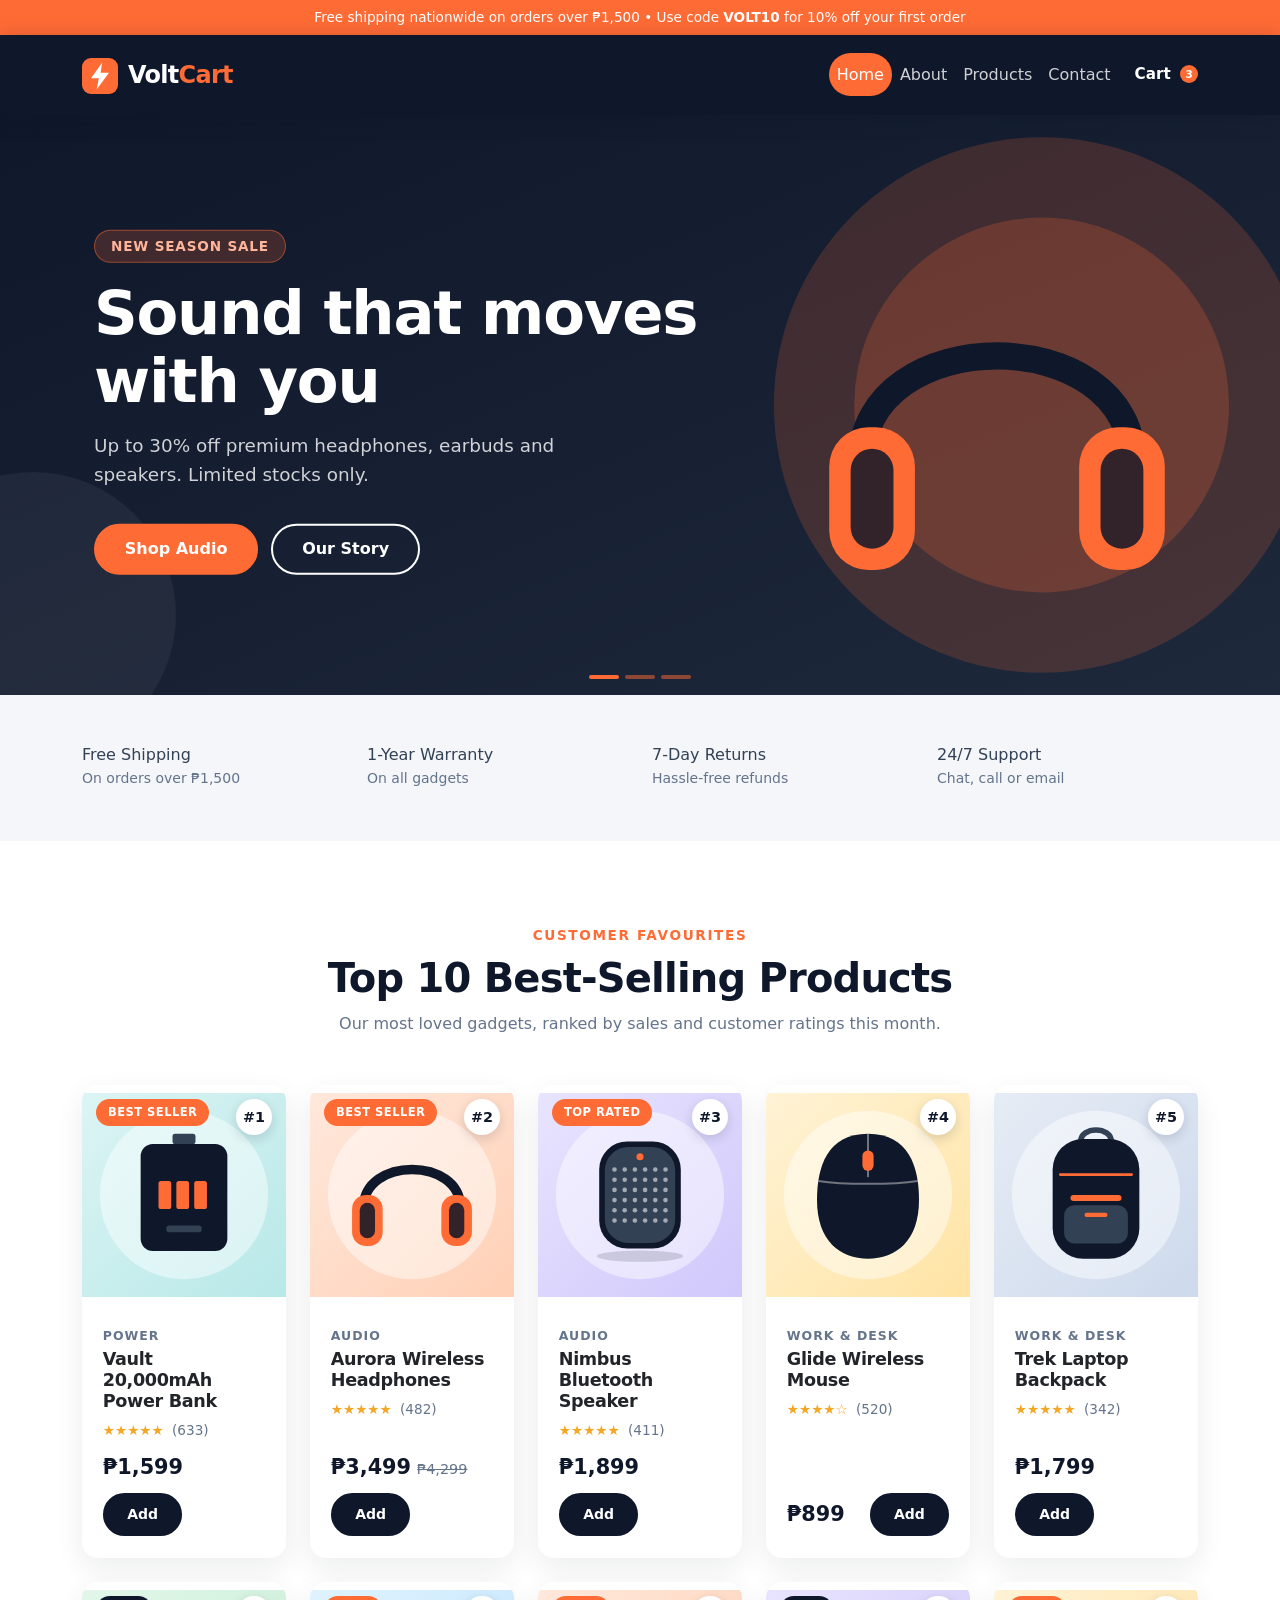
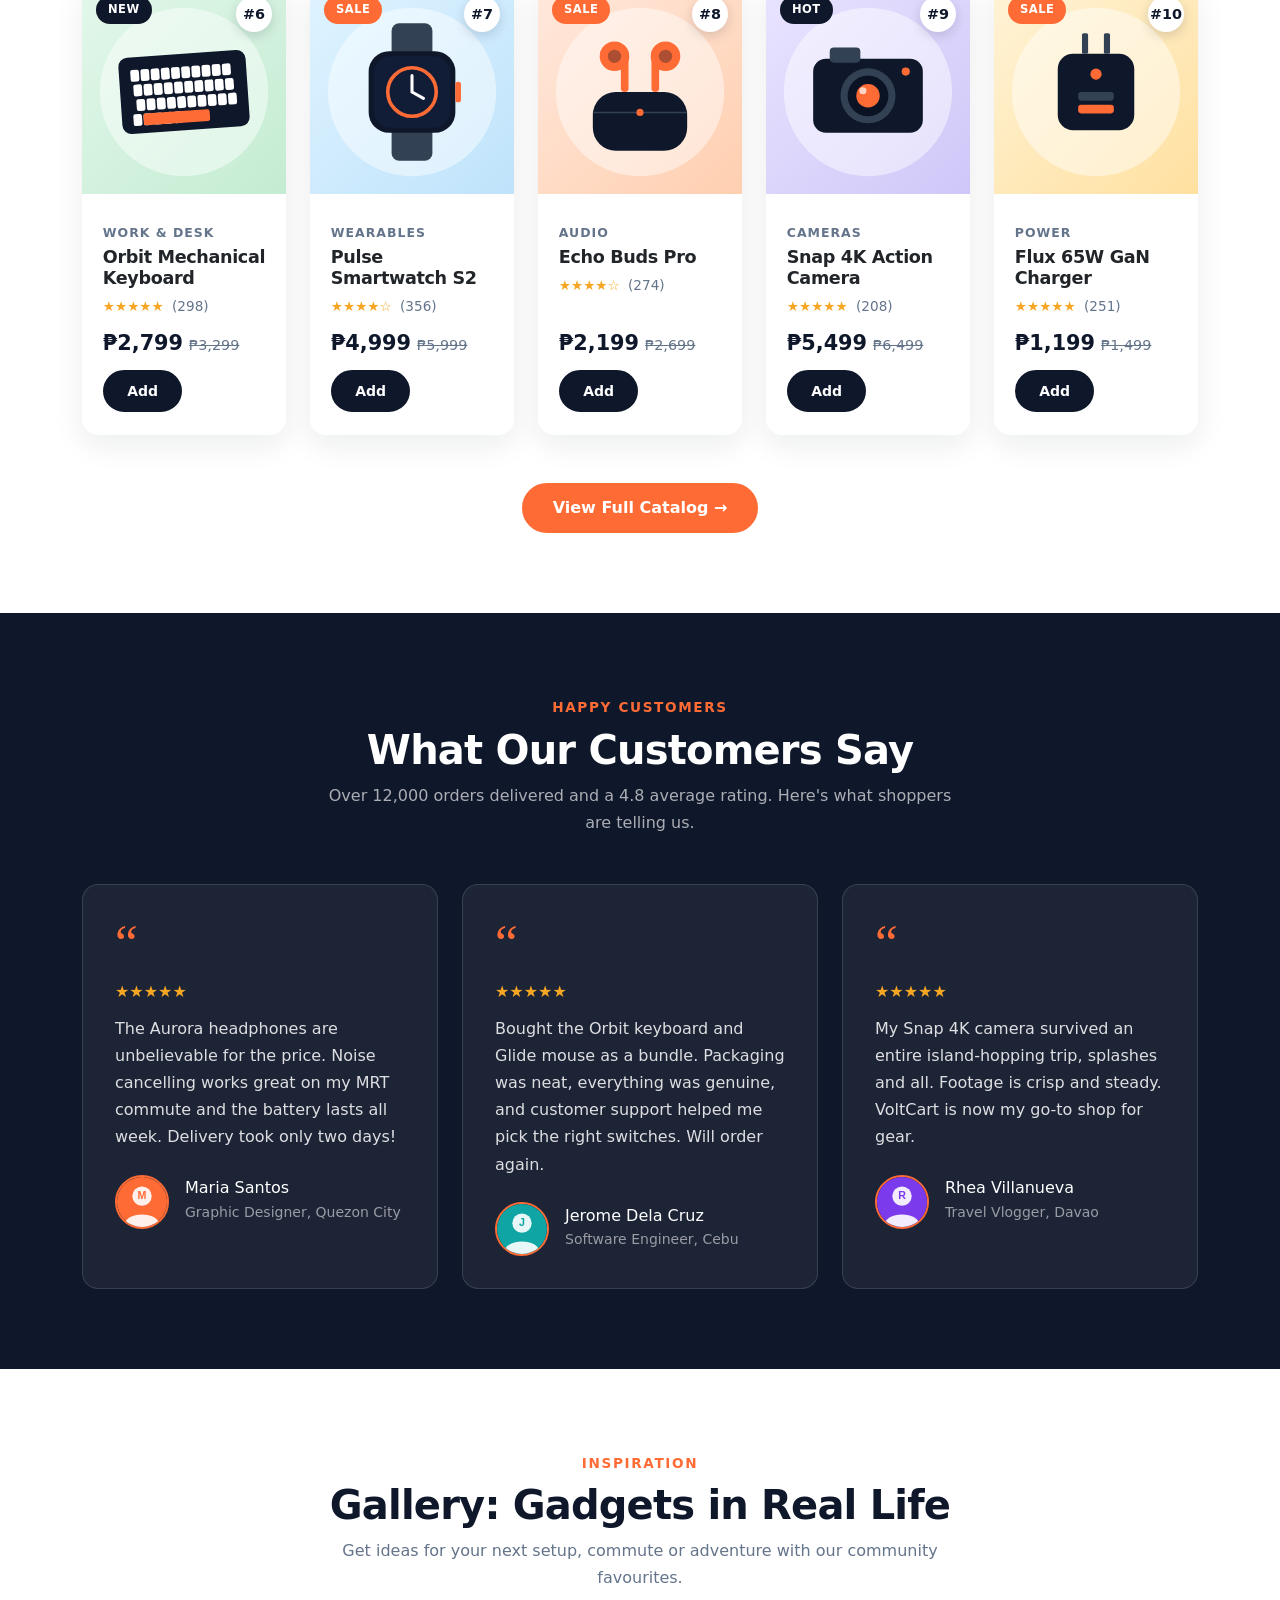
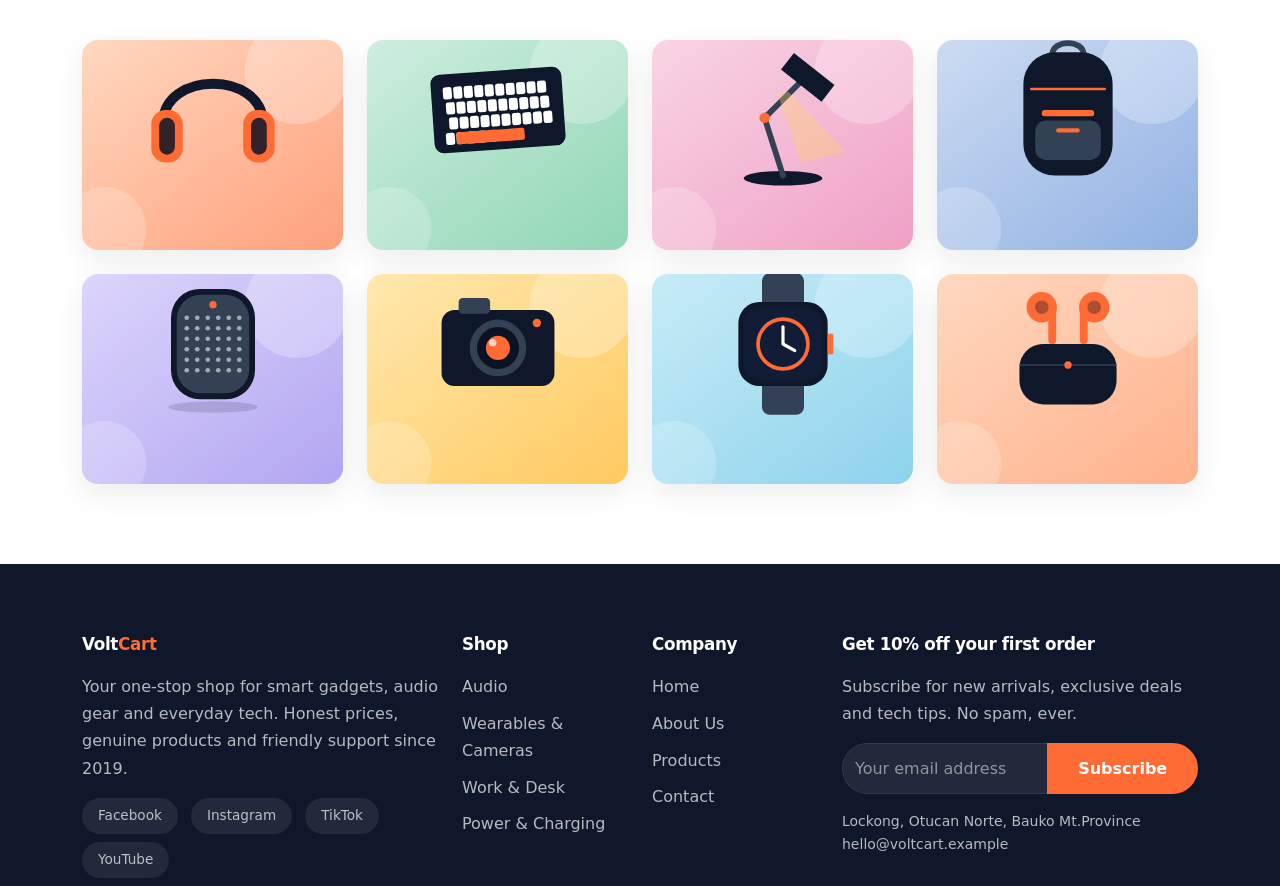
<file: index.html>
<!DOCTYPE html>
<html lang="en">

<head>
    <meta charset="UTF-8">
    <meta name="viewport" content="width=device-width, initial-scale=1.0">
    <meta name="description" content="Shop top-rated headphones, smartwatches, keyboards and more at VoltCart.">
    <title>VoltCart | Smart Gadgets &amp; Everyday Tech</title>

    <!-- Bootstrap 5.3.0-alpha3 CSS (CDN) -->
    <link href="https://cdn.jsdelivr.net/npm/bootstrap@5.3.0-alpha3/dist/css/bootstrap.min.css" rel="stylesheet"
        integrity="sha384-KK94CHFLLe+nY2dmCWGMq91rCGa5gtU4mk92HdvYe+M/SXH301p5ILy+dN9+nJOZ" crossorigin="anonymous">

    <!-- Custom CSS (overrides Bootstrap) -->
    <link rel="stylesheet" href="css/style.css">
    <link rel="icon" type="image/svg+xml" href="images/logo.svg">
</head>

<body class="bg-white">
    <!-- ============ NAVIGATION ============ -->
    <div class="top-bar">
        Free shipping nationwide on orders over ₱1,500 &bull; Use code <strong>VOLT10</strong> for 10% off your first order
    </div>
    <header>
        <nav class="navbar navbar-expand-lg navbar-vc sticky-top">
            <div class="container">
                <a class="navbar-brand" href="index.html">
                    <img src="images/logo.svg" alt="VoltCart logo">Volt<span>Cart</span>
                </a>
                <button class="navbar-toggler" type="button" data-bs-toggle="collapse" data-bs-target="#mainNav"
                    aria-controls="mainNav" aria-expanded="false" aria-label="Toggle navigation">
                    <span class="navbar-toggler-icon"></span>
                </button>
                <div class="collapse navbar-collapse" id="mainNav">
                    <ul class="navbar-nav ms-auto mb-2 mb-lg-0 align-items-lg-center">
                        <li class="nav-item">
                            <a class="nav-link active" aria-current="page" href="index.html">Home</a>
                        </li>
                        <li class="nav-item">
                            <a class="nav-link" href="about.html">About</a>
                        </li>
                        <li class="nav-item">
                            <a class="nav-link" href="product.html">Products</a>
                        </li>
                        <li class="nav-item">
                            <a class="nav-link" href="contact.html">Contact</a>
                        </li>
                    </ul>
                    <a href="product.html" class="cart-btn d-none d-lg-inline-block" aria-label="Shopping cart">
                        Cart <span class="cart-count">3</span>
                    </a>
                </div>
            </div>
        </nav>
    </header>

    <main>
        <!-- ============ BANNER ============ -->
        <section class="banner p-0">
            <div id="heroCarousel" class="carousel slide carousel-fade" data-bs-ride="carousel">
                <div class="carousel-indicators">
                    <button type="button" data-bs-target="#heroCarousel" data-bs-slide-to="0" class="active"
                        aria-current="true" aria-label="Slide 1"></button>
                    <button type="button" data-bs-target="#heroCarousel" data-bs-slide-to="1" aria-label="Slide 2"></button>
                    <button type="button" data-bs-target="#heroCarousel" data-bs-slide-to="2" aria-label="Slide 3"></button>
                </div>
                <div class="carousel-inner">
                    <div class="carousel-item banner-1 active">
                        <img src="images/banner-1.svg" class="banner-image" alt="VoltCart featured promotion 1">
                        <div class="carousel-caption">
                            <div class="container">
                                <span class="banner-tag">New season sale</span>
                                <h1>Sound that moves<br>with you</h1>
                                <p>Up to 30% off premium headphones, earbuds and speakers. Limited stocks only.</p>
                                <a href="product.html#audio" class="btn btn-vc me-2">Shop Audio</a>
                                <a href="about.html" class="btn btn-vc-outline">Our Story</a>
                            </div>
                        </div>
                    </div>
                    <div class="carousel-item banner-2">
                        <img src="images/banner-2.svg" class="banner-image" alt="VoltCart featured promotion 2">
                        <div class="carousel-caption">
                            <div class="container">
                                <span class="banner-tag">Just arrived</span>
                                <h1>Smarter days start<br>on your wrist</h1>
                                <p>Meet the Pulse Smartwatch S2 and Halo Fitness Band: track, train and recover better.</p>
                                <a href="product.html#wearables" class="btn btn-vc me-2">Shop Wearables</a>
                                <a href="contact.html" class="btn btn-vc-outline">Ask an Expert</a>
                            </div>
                        </div>
                    </div>
                    <div class="carousel-item banner-3">
                        <img src="images/banner-3.svg" class="banner-image" alt="VoltCart featured promotion 3">
                        <div class="carousel-caption">
                            <div class="container">
                                <span class="banner-tag">Adventure ready</span>
                                <h1>Capture it all<br>in 4K</h1>
                                <p>The Snap 4K Action Camera is waterproof, stabilised and ready for your next trip.</p>
                                <a href="product.html#wearables" class="btn btn-vc me-2">Shop Cameras</a>
                                <a href="product.html" class="btn btn-vc-outline">View All Products</a>
                            </div>
                        </div>
                    </div>
                </div>
            </div>
        </section>

        <!-- ============ FEATURES ============ -->
        <section class="features">
            <div class="container">
                <div class="row">
                    <div class="col-6 col-lg-3">
                        <div class="feature-item">
                            <div>
                                <h6>Free Shipping</h6>
                                <small>On orders over ₱1,500</small>
                            </div>
                        </div>
                    </div>
                    <div class="col-6 col-lg-3">
                        <div class="feature-item">
                            <div>
                                <h6>1-Year Warranty</h6>
                                <small>On all gadgets</small>
                            </div>
                        </div>
                    </div>
                    <div class="col-6 col-lg-3">
                        <div class="feature-item">
                            <div>
                                <h6>7-Day Returns</h6>
                                <small>Hassle-free refunds</small>
                            </div>
                        </div>
                    </div>
                    <div class="col-6 col-lg-3">
                        <div class="feature-item">
                            <div>
                                <h6>24/7 Support</h6>
                                <small>Chat, call or email</small>
                            </div>
                        </div>
                    </div>
                </div>
            </div>
        </section>

        <!-- ============ TOP 10 PRODUCTS ============ -->
        <section id="top-products">
            <div class="container">
                <div class="section-heading">
                    <span class="eyebrow">Customer favourites</span>
                    <h2>Top 10 Best-Selling Products</h2>
                    <p>Our most loved gadgets, ranked by sales and customer ratings this month.</p>
                </div>
                <div class="row row-cols-1 row-cols-sm-2 row-cols-lg-3 row-cols-xl-5 g-4">
                    <div class="col">
                        <div class="card product-card">
                            <div class="product-img-wrap">
                                <span class="product-badge">Best Seller</span>
                                <span class="product-rank">#1</span>
                                <img src="images/p07-powerbank.svg" alt="Vault 20,000mAh Power Bank">
                            </div>
                            <div class="card-body d-flex flex-column">
                                <span class="product-category">Power</span>
                                <h3 class="card-title">Vault 20,000mAh Power Bank</h3>
                                <div class="rating mb-2">
                                    ★★★★★
                                    <span>(633)</span>
                                </div>
                                <div class="d-flex flex-wrap gap-2 justify-content-between align-items-center mt-auto">
                                    <div class="price">₱1,599</div>
                                    <button type="button" class="btn btn-vc-dark btn-sm" aria-label="Add Vault 20,000mAh Power Bank to cart">Add</button>
                                </div>
                            </div>
                        </div>
                    </div>
                    <div class="col">
                        <div class="card product-card">
                            <div class="product-img-wrap">
                                <span class="product-badge">Best Seller</span>
                                <span class="product-rank">#2</span>
                                <img src="images/p01-headphones.svg" alt="Aurora Wireless Headphones">
                            </div>
                            <div class="card-body d-flex flex-column">
                                <span class="product-category">Audio</span>
                                <h3 class="card-title">Aurora Wireless Headphones</h3>
                                <div class="rating mb-2">
                                    ★★★★★
                                    <span>(482)</span>
                                </div>
                                <div class="d-flex flex-wrap gap-2 justify-content-between align-items-center mt-auto">
                                    <div class="price">₱3,499<del>₱4,299</del></div>
                                    <button type="button" class="btn btn-vc-dark btn-sm" aria-label="Add Aurora Wireless Headphones to cart">Add</button>
                                </div>
                            </div>
                        </div>
                    </div>
                    <div class="col">
                        <div class="card product-card">
                            <div class="product-img-wrap">
                                <span class="product-badge">Top Rated</span>
                                <span class="product-rank">#3</span>
                                <img src="images/p03-speaker.svg" alt="Nimbus Bluetooth Speaker">
                            </div>
                            <div class="card-body d-flex flex-column">
                                <span class="product-category">Audio</span>
                                <h3 class="card-title">Nimbus Bluetooth Speaker</h3>
                                <div class="rating mb-2">
                                    ★★★★★
                                    <span>(411)</span>
                                </div>
                                <div class="d-flex flex-wrap gap-2 justify-content-between align-items-center mt-auto">
                                    <div class="price">₱1,899</div>
                                    <button type="button" class="btn btn-vc-dark btn-sm" aria-label="Add Nimbus Bluetooth Speaker to cart">Add</button>
                                </div>
                            </div>
                        </div>
                    </div>
                    <div class="col">
                        <div class="card product-card">
                            <div class="product-img-wrap">
                                <span class="product-rank">#4</span>
                                <img src="images/p05-mouse.svg" alt="Glide Wireless Mouse">
                            </div>
                            <div class="card-body d-flex flex-column">
                                <span class="product-category">Work & Desk</span>
                                <h3 class="card-title">Glide Wireless Mouse</h3>
                                <div class="rating mb-2">
                                    ★★★★☆
                                    <span>(520)</span>
                                </div>
                                <div class="d-flex flex-wrap gap-2 justify-content-between align-items-center mt-auto">
                                    <div class="price">₱899</div>
                                    <button type="button" class="btn btn-vc-dark btn-sm" aria-label="Add Glide Wireless Mouse to cart">Add</button>
                                </div>
                            </div>
                        </div>
                    </div>
                    <div class="col">
                        <div class="card product-card">
                            <div class="product-img-wrap">
                                <span class="product-rank">#5</span>
                                <img src="images/p09-backpack.svg" alt="Trek Laptop Backpack">
                            </div>
                            <div class="card-body d-flex flex-column">
                                <span class="product-category">Work & Desk</span>
                                <h3 class="card-title">Trek Laptop Backpack</h3>
                                <div class="rating mb-2">
                                    ★★★★★
                                    <span>(342)</span>
                                </div>
                                <div class="d-flex flex-wrap gap-2 justify-content-between align-items-center mt-auto">
                                    <div class="price">₱1,799</div>
                                    <button type="button" class="btn btn-vc-dark btn-sm" aria-label="Add Trek Laptop Backpack to cart">Add</button>
                                </div>
                            </div>
                        </div>
                    </div>
                    <div class="col">
                        <div class="card product-card">
                            <div class="product-img-wrap">
                                <span class="product-badge badge-dark">New</span>
                                <span class="product-rank">#6</span>
                                <img src="images/p04-keyboard.svg" alt="Orbit Mechanical Keyboard">
                            </div>
                            <div class="card-body d-flex flex-column">
                                <span class="product-category">Work & Desk</span>
                                <h3 class="card-title">Orbit Mechanical Keyboard</h3>
                                <div class="rating mb-2">
                                    ★★★★★
                                    <span>(298)</span>
                                </div>
                                <div class="d-flex flex-wrap gap-2 justify-content-between align-items-center mt-auto">
                                    <div class="price">₱2,799<del>₱3,299</del></div>
                                    <button type="button" class="btn btn-vc-dark btn-sm" aria-label="Add Orbit Mechanical Keyboard to cart">Add</button>
                                </div>
                            </div>
                        </div>
                    </div>
                    <div class="col">
                        <div class="card product-card">
                            <div class="product-img-wrap">
                                <span class="product-badge">Sale</span>
                                <span class="product-rank">#7</span>
                                <img src="images/p02-smartwatch.svg" alt="Pulse Smartwatch S2">
                            </div>
                            <div class="card-body d-flex flex-column">
                                <span class="product-category">Wearables</span>
                                <h3 class="card-title">Pulse Smartwatch S2</h3>
                                <div class="rating mb-2">
                                    ★★★★☆
                                    <span>(356)</span>
                                </div>
                                <div class="d-flex flex-wrap gap-2 justify-content-between align-items-center mt-auto">
                                    <div class="price">₱4,999<del>₱5,999</del></div>
                                    <button type="button" class="btn btn-vc-dark btn-sm" aria-label="Add Pulse Smartwatch S2 to cart">Add</button>
                                </div>
                            </div>
                        </div>
                    </div>
                    <div class="col">
                        <div class="card product-card">
                            <div class="product-img-wrap">
                                <span class="product-badge">Sale</span>
                                <span class="product-rank">#8</span>
                                <img src="images/p08-earbuds.svg" alt="Echo Buds Pro">
                            </div>
                            <div class="card-body d-flex flex-column">
                                <span class="product-category">Audio</span>
                                <h3 class="card-title">Echo Buds Pro</h3>
                                <div class="rating mb-2">
                                    ★★★★☆
                                    <span>(274)</span>
                                </div>
                                <div class="d-flex flex-wrap gap-2 justify-content-between align-items-center mt-auto">
                                    <div class="price">₱2,199<del>₱2,699</del></div>
                                    <button type="button" class="btn btn-vc-dark btn-sm" aria-label="Add Echo Buds Pro to cart">Add</button>
                                </div>
                            </div>
                        </div>
                    </div>
                    <div class="col">
                        <div class="card product-card">
                            <div class="product-img-wrap">
                                <span class="product-badge badge-dark">Hot</span>
                                <span class="product-rank">#9</span>
                                <img src="images/p10-camera.svg" alt="Snap 4K Action Camera">
                            </div>
                            <div class="card-body d-flex flex-column">
                                <span class="product-category">Cameras</span>
                                <h3 class="card-title">Snap 4K Action Camera</h3>
                                <div class="rating mb-2">
                                    ★★★★★
                                    <span>(208)</span>
                                </div>
                                <div class="d-flex flex-wrap gap-2 justify-content-between align-items-center mt-auto">
                                    <div class="price">₱5,499<del>₱6,499</del></div>
                                    <button type="button" class="btn btn-vc-dark btn-sm" aria-label="Add Snap 4K Action Camera to cart">Add</button>
                                </div>
                            </div>
                        </div>
                    </div>
                    <div class="col">
                        <div class="card product-card">
                            <div class="product-img-wrap">
                                <span class="product-badge">Sale</span>
                                <span class="product-rank">#10</span>
                                <img src="images/p12-charger.svg" alt="Flux 65W GaN Charger">
                            </div>
                            <div class="card-body d-flex flex-column">
                                <span class="product-category">Power</span>
                                <h3 class="card-title">Flux 65W GaN Charger</h3>
                                <div class="rating mb-2">
                                    ★★★★★
                                    <span>(251)</span>
                                </div>
                                <div class="d-flex flex-wrap gap-2 justify-content-between align-items-center mt-auto">
                                    <div class="price">₱1,199<del>₱1,499</del></div>
                                    <button type="button" class="btn btn-vc-dark btn-sm" aria-label="Add Flux 65W GaN Charger to cart">Add</button>
                                </div>
                            </div>
                        </div>
                    </div>
                </div>
                <div class="text-center mt-5">
                    <a href="product.html" class="btn btn-vc">View Full Catalog &rarr;</a>
                </div>
            </div>
        </section>

        <!-- ============ TESTIMONIALS ============ -->
        <section class="testimonials" id="testimonials">
            <div class="container">
                <div class="section-heading">
                    <span class="eyebrow">Happy customers</span>
                    <h2>What Our Customers Say</h2>
                    <p>Over 12,000 orders delivered and a 4.8 average rating. Here's what shoppers are telling us.</p>
                </div>
                <div class="row g-4">
                    <div class="col-md-6 col-lg-4">
                        <div class="testimonial-card">
                            <span class="quote-icon">&ldquo;</span>
                            <div class="stars">★★★★★</div>
                            <p>The Aurora headphones are unbelievable for the price. Noise cancelling works great on my MRT commute and the battery lasts all week. Delivery took only two days!</p>
                            <div class="d-flex align-items-center gap-3 mt-4">
                                <img src="images/avatar-1.svg" alt="Maria Santos">
                                <div>
                                    <h6>Maria Santos</h6>
                                    <small>Graphic Designer, Quezon City</small>
                                </div>
                            </div>
                        </div>
                    </div>
                    <div class="col-md-6 col-lg-4">
                        <div class="testimonial-card">
                            <span class="quote-icon">&ldquo;</span>
                            <div class="stars">★★★★★</div>
                            <p>Bought the Orbit keyboard and Glide mouse as a bundle. Packaging was neat, everything was genuine, and customer support helped me pick the right switches. Will order again.</p>
                            <div class="d-flex align-items-center gap-3 mt-4">
                                <img src="images/avatar-2.svg" alt="Jerome Dela Cruz">
                                <div>
                                    <h6>Jerome Dela Cruz</h6>
                                    <small>Software Engineer, Cebu</small>
                                </div>
                            </div>
                        </div>
                    </div>
                    <div class="col-md-6 col-lg-4">
                        <div class="testimonial-card">
                            <span class="quote-icon">&ldquo;</span>
                            <div class="stars">★★★★★</div>
                            <p>My Snap 4K camera survived an entire island-hopping trip, splashes and all. Footage is crisp and steady. VoltCart is now my go-to shop for gear.</p>
                            <div class="d-flex align-items-center gap-3 mt-4">
                                <img src="images/avatar-3.svg" alt="Rhea Villanueva">
                                <div>
                                    <h6>Rhea Villanueva</h6>
                                    <small>Travel Vlogger, Davao</small>
                                </div>
                            </div>
                        </div>
                    </div>
                </div>
            </div>
        </section>

        <!-- ============ GALLERY ============ -->
        <section id="gallery">
            <div class="container">
                <div class="section-heading">
                    <span class="eyebrow">Inspiration</span>
                    <h2>Gallery: Gadgets in Real Life</h2>
                    <p>Get ideas for your next setup, commute or adventure with our community favourites.</p>
                </div>
                <div class="gallery-grid">
                    <div class="gallery-grid-item">
                        <a href="product.html" class="gallery-item">
                            <img src="images/gallery-1.svg" alt="Studio Sessions">
                            <div class="gallery-overlay">
                                <h6>Studio Sessions</h6>
                                <small>Headphones &amp; audio</small>
                            </div>
                        </a>
                    </div>
                    <div class="gallery-grid-item">
                        <a href="product.html" class="gallery-item">
                            <img src="images/gallery-2.svg" alt="Desk Setup Goals">
                            <div class="gallery-overlay">
                                <h6>Desk Setup Goals</h6>
                                <small>Keyboards &amp; accessories</small>
                            </div>
                        </a>
                    </div>
                    <div class="gallery-grid-item">
                        <a href="product.html" class="gallery-item">
                            <img src="images/gallery-3.svg" alt="Cozy Night Lighting">
                            <div class="gallery-overlay">
                                <h6>Cozy Night Lighting</h6>
                                <small>Lamps &amp; decor</small>
                            </div>
                        </a>
                    </div>
                    <div class="gallery-grid-item">
                        <a href="product.html" class="gallery-item">
                            <img src="images/gallery-4.svg" alt="On the Move">
                            <div class="gallery-overlay">
                                <h6>On the Move</h6>
                                <small>Bags &amp; travel gear</small>
                            </div>
                        </a>
                    </div>
                    <div class="gallery-grid-item">
                        <a href="product.html" class="gallery-item">
                            <img src="images/gallery-5.svg" alt="Weekend Vibes">
                            <div class="gallery-overlay">
                                <h6>Weekend Vibes</h6>
                                <small>Portable speakers</small>
                            </div>
                        </a>
                    </div>
                    <div class="gallery-grid-item">
                        <a href="product.html" class="gallery-item">
                            <img src="images/gallery-6.svg" alt="Adventure Mode">
                            <div class="gallery-overlay">
                                <h6>Adventure Mode</h6>
                                <small>Action cameras</small>
                            </div>
                        </a>
                    </div>
                    <div class="gallery-grid-item">
                        <a href="product.html" class="gallery-item">
                            <img src="images/gallery-7.svg" alt="Fit &amp; Connected">
                            <div class="gallery-overlay">
                                <h6>Fit &amp; Connected</h6>
                                <small>Smartwatches</small>
                            </div>
                        </a>
                    </div>
                    <div class="gallery-grid-item">
                        <a href="product.html" class="gallery-item">
                            <img src="images/gallery-8.svg" alt="Wireless Freedom">
                            <div class="gallery-overlay">
                                <h6>Wireless Freedom</h6>
                                <small>True wireless earbuds</small>
                            </div>
                        </a>
                    </div>
                </div>
            </div>
        </section>
    </main>

    <!-- ============ FOOTER ============ -->
    <footer class="footer">
        <div class="container">
            <div class="row g-4">
                <div class="col-lg-4 col-md-6">
                    <h5>Volt<span class="text-orange">Cart</span></h5>
                    <p>Your one-stop shop for smart gadgets, audio gear and everyday tech. Honest prices, genuine
                        products and friendly support since 2019.</p>
                    <div class="social">
                        <a href="#" aria-label="Facebook">Facebook</a>
                        <a href="#" aria-label="Instagram">Instagram</a>
                        <a href="#" aria-label="TikTok">TikTok</a>
                        <a href="#" aria-label="YouTube">YouTube</a>
                    </div>
                </div>
                <div class="col-lg-2 col-md-3 col-6">
                    <h5>Shop</h5>
                    <ul class="footer-links">
                        <li><a href="product.html#audio">Audio</a></li>
                        <li><a href="product.html#wearables">Wearables &amp; Cameras</a></li>
                        <li><a href="product.html#desk">Work &amp; Desk</a></li>
                        <li><a href="product.html#power">Power &amp; Charging</a></li>
                    </ul>
                </div>
                <div class="col-lg-2 col-md-3 col-6">
                    <h5>Company</h5>
                    <ul class="footer-links">
                        <li><a href="index.html">Home</a></li>
                        <li><a href="about.html">About Us</a></li>
                        <li><a href="product.html">Products</a></li>
                        <li><a href="contact.html">Contact</a></li>
                    </ul>
                </div>
                <div class="col-lg-4 col-md-12 newsletter">
                    <h5>Get 10% off your first order</h5>
                    <p>Subscribe for new arrivals, exclusive deals and tech tips. No spam, ever.</p>
                    <form action="#" method="post">
                        <div class="input-group">
                            <input type="email" class="form-control" placeholder="Your email address"
                                aria-label="Email address" required>
                            <button class="btn btn-vc" type="submit">Subscribe</button>
                        </div>
                    </form>
                    <p class="small mt-3 mb-0">Lockong, Otucan Norte, Bauko Mt.Province</p>
                    <p class="small mb-0">hello@voltcart.example</p>
                </div>
            </div>
        </div>
    </footer>
    <!-- Bootstrap JS (local) -->
    <!-- Bootstrap JavaScript bundle -->
    <script src="https://cdn.jsdelivr.net/npm/bootstrap@5.3.0-alpha3/dist/js/bootstrap.bundle.min.js"
        integrity="sha384-ENjdO4Dr2bkBIFxQpeoTz1HIcje39Wm4jDKdf19U8gI4ddQ3GYNS7NTKfAdVQSZe" crossorigin="anonymous"></script>
</body>

</html>
</file>
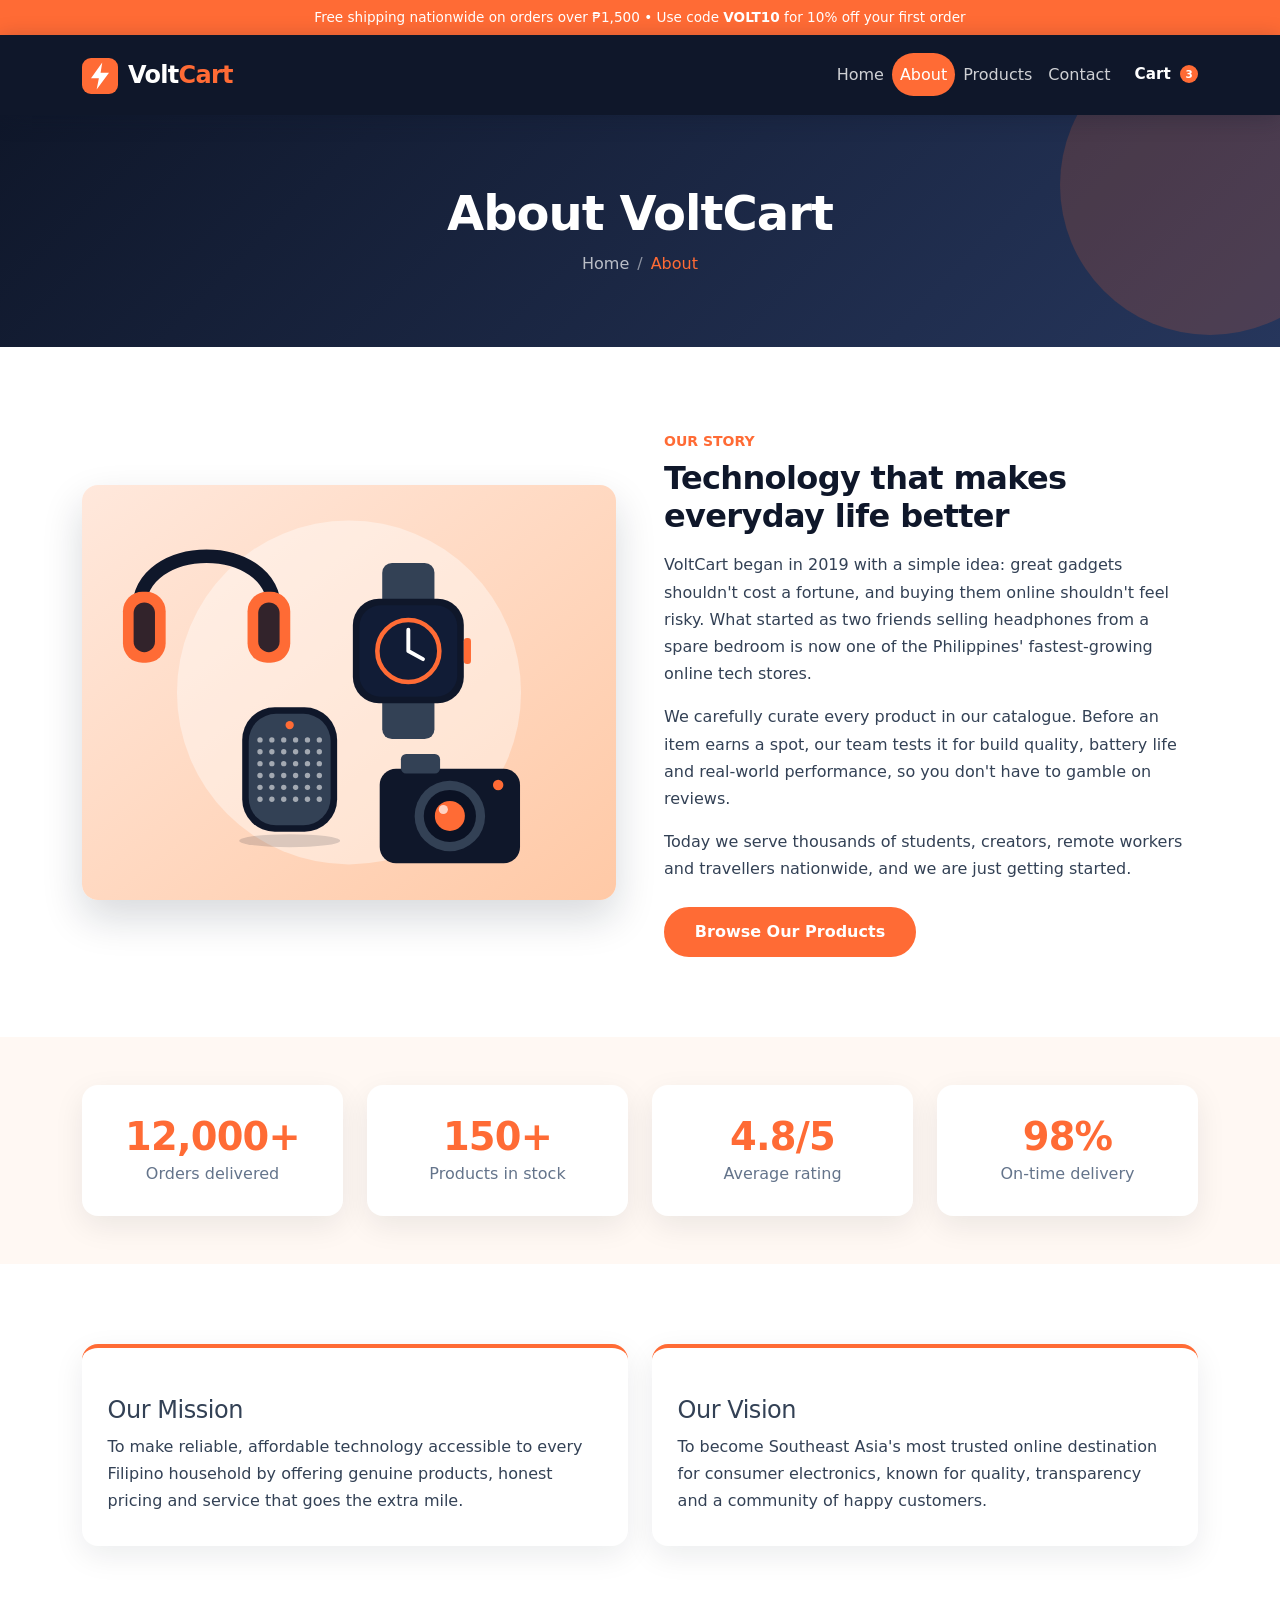
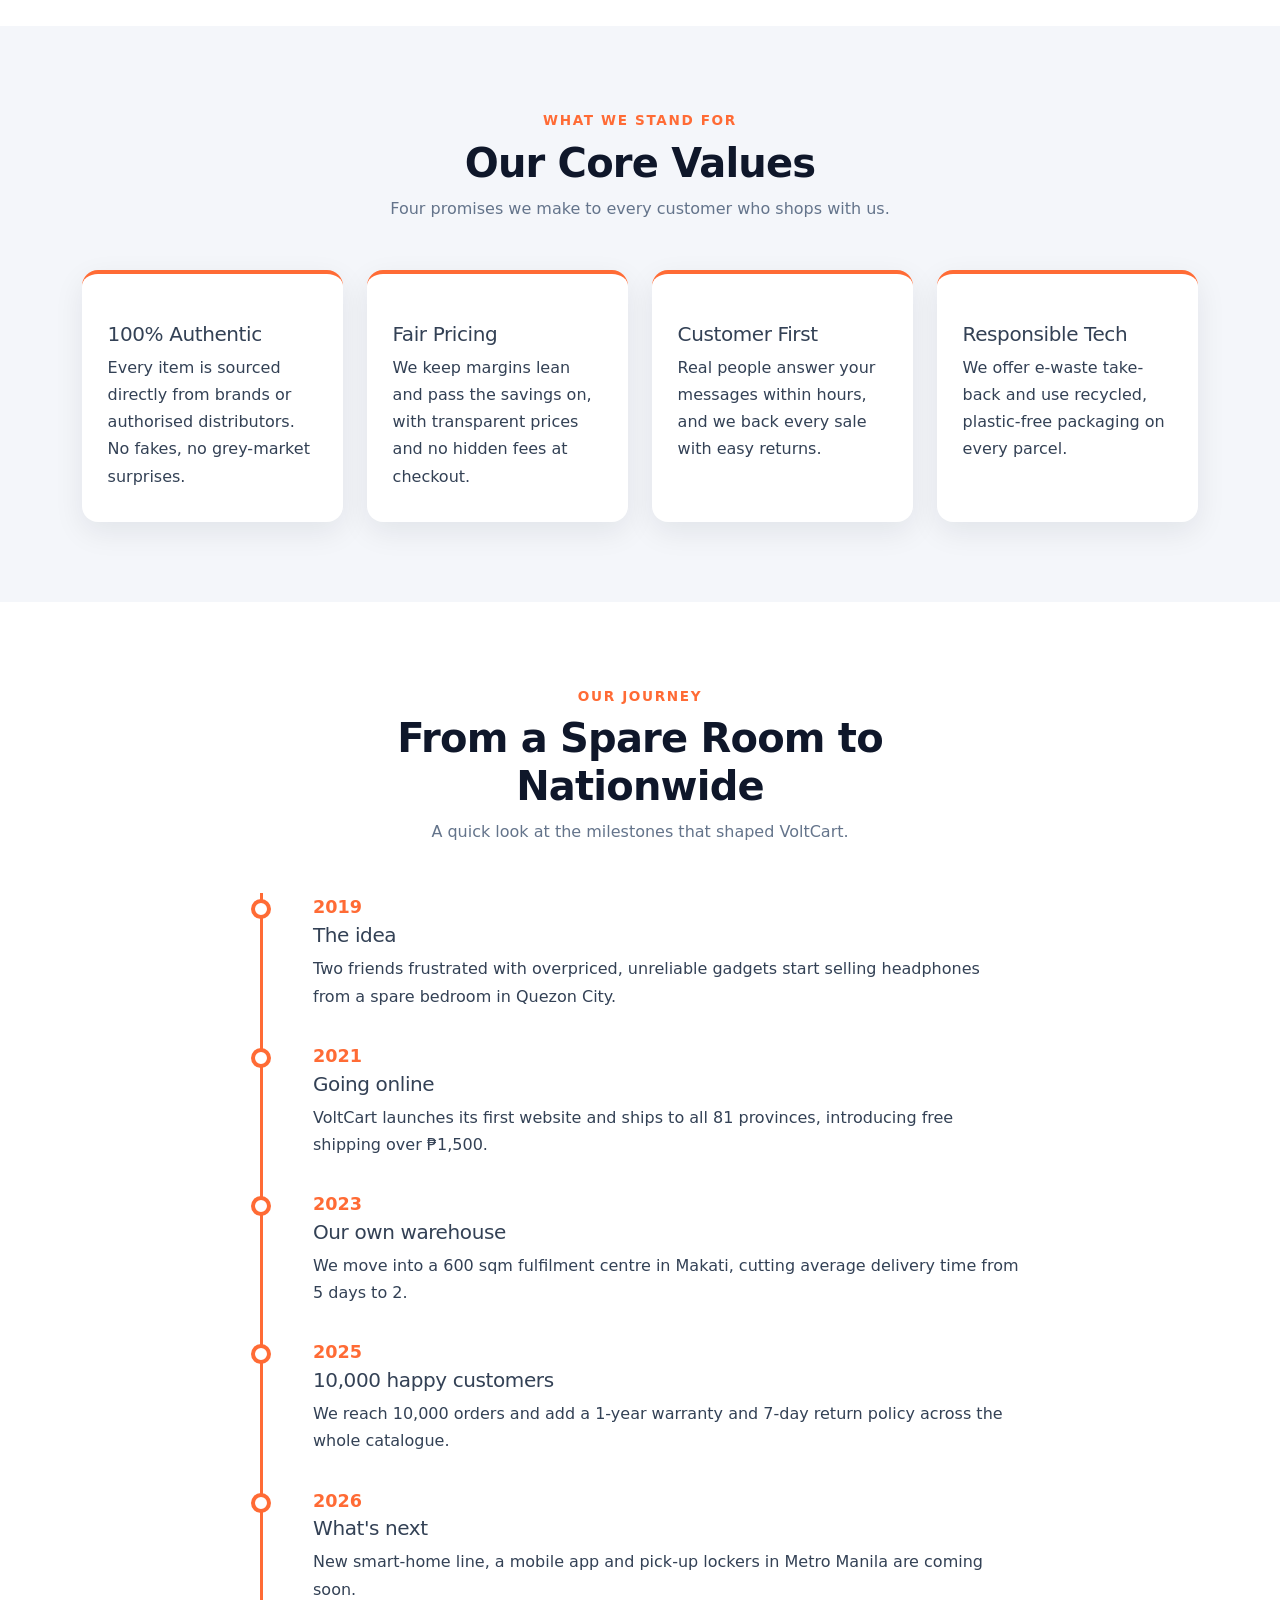
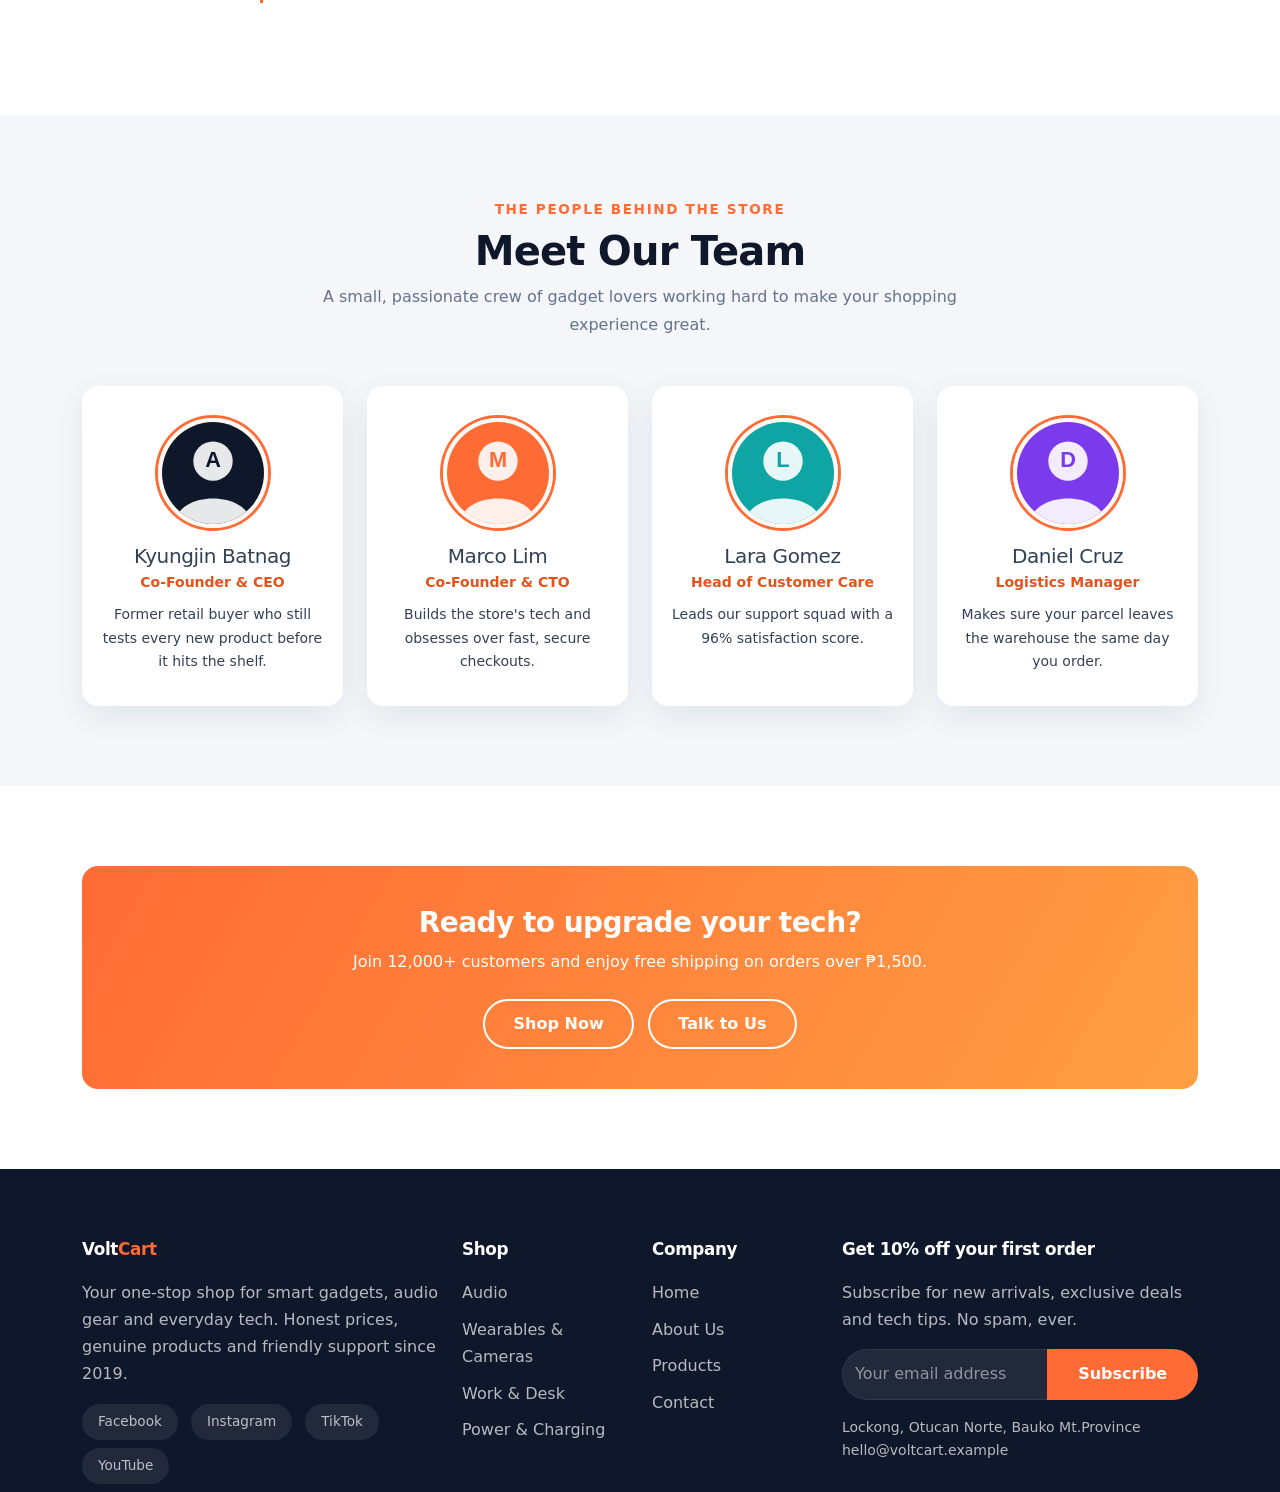
<file: about.html>
<!DOCTYPE html>
<html lang="en">

<head>
    <meta charset="UTF-8">
    <meta name="viewport" content="width=device-width, initial-scale=1.0">
    <meta name="description" content="Learn the story, mission and team behind VoltCart.">
    <title>About Us | VoltCart</title>

    <!-- Bootstrap 5.3.0-alpha3 CSS (CDN) -->
    <link href="https://cdn.jsdelivr.net/npm/bootstrap@5.3.0-alpha3/dist/css/bootstrap.min.css" rel="stylesheet"
        integrity="sha384-KK94CHFLLe+nY2dmCWGMq91rCGa5gtU4mk92HdvYe+M/SXH301p5ILy+dN9+nJOZ" crossorigin="anonymous">

    <!-- Custom CSS (overrides Bootstrap) -->
    <link rel="stylesheet" href="css/style.css">
    <link rel="icon" type="image/svg+xml" href="images/logo.svg">
</head>

<body class="bg-white">
    <!-- ============ NAVIGATION ============ -->
    <div class="top-bar">
        Free shipping nationwide on orders over ₱1,500 &bull; Use code <strong>VOLT10</strong> for 10% off your first order
    </div>
    <header>
        <nav class="navbar navbar-expand-lg navbar-vc sticky-top">
            <div class="container">
                <a class="navbar-brand" href="index.html">
                    <img src="images/logo.svg" alt="VoltCart logo">Volt<span>Cart</span>
                </a>
                <button class="navbar-toggler" type="button" data-bs-toggle="collapse" data-bs-target="#mainNav"
                    aria-controls="mainNav" aria-expanded="false" aria-label="Toggle navigation">
                    <span class="navbar-toggler-icon"></span>
                </button>
                <div class="collapse navbar-collapse" id="mainNav">
                    <ul class="navbar-nav ms-auto mb-2 mb-lg-0 align-items-lg-center">
                        <li class="nav-item">
                            <a class="nav-link" href="index.html">Home</a>
                        </li>
                        <li class="nav-item">
                            <a class="nav-link active" aria-current="page" href="about.html">About</a>
                        </li>
                        <li class="nav-item">
                            <a class="nav-link" href="product.html">Products</a>
                        </li>
                        <li class="nav-item">
                            <a class="nav-link" href="contact.html">Contact</a>
                        </li>
                    </ul>
                    <a href="product.html" class="cart-btn d-none d-lg-inline-block" aria-label="Shopping cart">
                        Cart <span class="cart-count">3</span>
                    </a>
                </div>
            </div>
        </nav>
    </header>

    <main>
        <!-- ============ PAGE HEADER ============ -->
        <section class="page-header">
            <div class="container">
                <h1>About VoltCart</h1>
                <nav aria-label="breadcrumb">
                    <ol class="breadcrumb">
                        <li class="breadcrumb-item"><a href="index.html">Home</a></li>
                        <li class="breadcrumb-item active" aria-current="page">About</li>
                    </ol>
                </nav>
            </div>
        </section>

        <!-- ============ OUR STORY ============ -->
        <section>
            <div class="container">
                <div class="row align-items-center gy-5 gx-lg-5">
                    <div class="col-lg-6">
                        <img src="images/about-hero.svg" alt="VoltCart gadgets collection" class="img-fluid about-img">
                    </div>
                    <div class="col-lg-6">
                        <span class="text-orange fw-bold text-uppercase small">Our story</span>
                        <h2 class="mt-1 mb-3">Technology that makes everyday life better</h2>
                        <p>VoltCart began in 2019 with a simple idea: great gadgets shouldn't cost a fortune, and buying them online
                            shouldn't feel risky. What started as two friends selling headphones from a spare bedroom is now one of
                            the Philippines' fastest-growing online tech stores.</p>
                        <p>We carefully curate every product in our catalogue. Before an item earns a spot, our team tests it for
                            build quality, battery life and real-world performance, so you don't have to gamble on reviews.</p>
                        <p>Today we serve thousands of students, creators, remote workers and travellers nationwide, and we
                            are just getting started.</p>
                        <a href="product.html" class="btn btn-vc mt-2">Browse Our Products</a>
                    </div>
                </div>
            </div>
        </section>

        <!-- ============ STATS ============ -->
        <section class="bg-cream py-5">
            <div class="container">
                <div class="row g-4">
                    <div class="col-6 col-md-3">
                        <div class="stat-box">
                            <h3>12,000+</h3>
                            <p>Orders delivered</p>
                        </div>
                    </div>
                    <div class="col-6 col-md-3">
                        <div class="stat-box">
                            <h3>150+</h3>
                            <p>Products in stock</p>
                        </div>
                    </div>
                    <div class="col-6 col-md-3">
                        <div class="stat-box">
                            <h3>4.8/5</h3>
                            <p>Average rating</p>
                        </div>
                    </div>
                    <div class="col-6 col-md-3">
                        <div class="stat-box">
                            <h3>98%</h3>
                            <p>On-time delivery</p>
                        </div>
                    </div>
                </div>
            </div>
        </section>

        <!-- ============ MISSION & VISION ============ -->
        <section>
            <div class="container">
                <div class="row g-4">
                    <div class="col-md-6">
                        <div class="value-card">
                            <h3 class="h4 mt-3">Our Mission</h3>
                            <p class="mb-0">To make reliable, affordable technology accessible to every Filipino household by offering
                                genuine products, honest pricing and service that goes the extra mile.</p>
                        </div>
                    </div>
                    <div class="col-md-6">
                        <div class="value-card">
                            <h3 class="h4 mt-3">Our Vision</h3>
                            <p class="mb-0">To become Southeast Asia's most trusted online destination for consumer electronics, known
                                for quality, transparency and a community of happy customers.</p>
                        </div>
                    </div>
                </div>
            </div>
        </section>

        <!-- ============ CORE VALUES ============ -->
        <section class="bg-light-vc">
            <div class="container">
                <div class="section-heading">
                    <span class="eyebrow">What we stand for</span>
                    <h2>Our Core Values</h2>
                    <p>Four promises we make to every customer who shops with us.</p>
                </div>
                <div class="row g-4">
                    <div class="col-md-6 col-lg-3">
                        <div class="value-card">
                            <h4 class="h5 mt-3">100% Authentic</h4>
                            <p class="mb-0">Every item is sourced directly from brands or authorised distributors. No fakes, no grey-market surprises.</p>
                        </div>
                    </div>
                    <div class="col-md-6 col-lg-3">
                        <div class="value-card">
                            <h4 class="h5 mt-3">Fair Pricing</h4>
                            <p class="mb-0">We keep margins lean and pass the savings on, with transparent prices and no hidden fees at checkout.</p>
                        </div>
                    </div>
                    <div class="col-md-6 col-lg-3">
                        <div class="value-card">
                            <h4 class="h5 mt-3">Customer First</h4>
                            <p class="mb-0">Real people answer your messages within hours, and we back every sale with easy returns.</p>
                        </div>
                    </div>
                    <div class="col-md-6 col-lg-3">
                        <div class="value-card">
                            <h4 class="h5 mt-3">Responsible Tech</h4>
                            <p class="mb-0">We offer e-waste take-back and use recycled, plastic-free packaging on every parcel.</p>
                        </div>
                    </div>
                </div>
            </div>
        </section>

        <!-- ============ TIMELINE ============ -->
        <section>
            <div class="container">
                <div class="section-heading">
                    <span class="eyebrow">Our journey</span>
                    <h2>From a Spare Room to Nationwide</h2>
                    <p>A quick look at the milestones that shaped VoltCart.</p>
                </div>
                <div class="timeline">
                    <div class="timeline-item">
                        <span class="year">2019</span>
                        <h4 class="h5">The idea</h4>
                        <p class="mb-0">Two friends frustrated with overpriced, unreliable gadgets start selling headphones from a spare bedroom in Quezon City.</p>
                    </div>
                    <div class="timeline-item">
                        <span class="year">2021</span>
                        <h4 class="h5">Going online</h4>
                        <p class="mb-0">VoltCart launches its first website and ships to all 81 provinces, introducing free shipping over ₱1,500.</p>
                    </div>
                    <div class="timeline-item">
                        <span class="year">2023</span>
                        <h4 class="h5">Our own warehouse</h4>
                        <p class="mb-0">We move into a 600 sqm fulfilment centre in Makati, cutting average delivery time from 5 days to 2.</p>
                    </div>
                    <div class="timeline-item">
                        <span class="year">2025</span>
                        <h4 class="h5">10,000 happy customers</h4>
                        <p class="mb-0">We reach 10,000 orders and add a 1-year warranty and 7-day return policy across the whole catalogue.</p>
                    </div>
                    <div class="timeline-item">
                        <span class="year">2026</span>
                        <h4 class="h5">What's next</h4>
                        <p class="mb-0">New smart-home line, a mobile app and pick-up lockers in Metro Manila are coming soon.</p>
                    </div>
                </div>
            </div>
        </section>

        <!-- ============ TEAM ============ -->
        <section class="bg-light-vc">
            <div class="container">
                <div class="section-heading">
                    <span class="eyebrow">The people behind the store</span>
                    <h2>Meet Our Team</h2>
                    <p>A small, passionate crew of gadget lovers working hard to make your shopping experience great.</p>
                </div>
                <div class="team-grid">
                    <div class="team-grid-item">
                        <div class="team-card">
                            <img src="images/team-1.svg" alt="Andrea Reyes">
                            <h4 class="h5 mb-0">Kyungjin Batnag</h4>
                            <small>Co-Founder & CEO</small>
                            <p class="small mt-2 mb-0">Former retail buyer who still tests every new product before it hits the shelf.</p>
                        </div>
                    </div>
                    <div class="team-grid-item">
                        <div class="team-card">
                            <img src="images/team-2.svg" alt="Marco Lim">
                            <h4 class="h5 mb-0">Marco Lim</h4>
                            <small>Co-Founder & CTO</small>
                            <p class="small mt-2 mb-0">Builds the store's tech and obsesses over fast, secure checkouts.</p>
                        </div>
                    </div>
                    <div class="team-grid-item">
                        <div class="team-card">
                            <img src="images/team-3.svg" alt="Lara Gomez">
                            <h4 class="h5 mb-0">Lara Gomez</h4>
                            <small>Head of Customer Care</small>
                            <p class="small mt-2 mb-0">Leads our support squad with a 96% satisfaction score.</p>
                        </div>
                    </div>
                    <div class="team-grid-item">
                        <div class="team-card">
                            <img src="images/team-4.svg" alt="Daniel Cruz">
                            <h4 class="h5 mb-0">Daniel Cruz</h4>
                            <small>Logistics Manager</small>
                            <p class="small mt-2 mb-0">Makes sure your parcel leaves the warehouse the same day you order.</p>
                        </div>
                    </div>
                </div>
            </div>
        </section>

        <!-- ============ CTA ============ -->
        <section>
            <div class="container">
                <div class="promo-banner text-center">
                    <h3>Ready to upgrade your tech?</h3>
                    <p class="mb-4">Join 12,000+ customers and enjoy free shipping on orders over ₱1,500.</p>
                    <a href="product.html" class="btn btn-vc-outline me-2">Shop Now</a>
                    <a href="contact.html" class="btn btn-vc-outline">Talk to Us</a>
                </div>
            </div>
        </section>
    </main>

    <!-- ============ FOOTER ============ -->
    <footer class="footer">
        <div class="container">
            <div class="row g-4">
                <div class="col-lg-4 col-md-6">
                    <h5>Volt<span class="text-orange">Cart</span></h5>
                    <p>Your one-stop shop for smart gadgets, audio gear and everyday tech. Honest prices, genuine
                        products and friendly support since 2019.</p>
                    <div class="social">
                        <a href="#" aria-label="Facebook">Facebook</a>
                        <a href="#" aria-label="Instagram">Instagram</a>
                        <a href="#" aria-label="TikTok">TikTok</a>
                        <a href="#" aria-label="YouTube">YouTube</a>
                    </div>
                </div>
                <div class="col-lg-2 col-md-3 col-6">
                    <h5>Shop</h5>
                    <ul class="footer-links">
                        <li><a href="product.html#audio">Audio</a></li>
                        <li><a href="product.html#wearables">Wearables &amp; Cameras</a></li>
                        <li><a href="product.html#desk">Work &amp; Desk</a></li>
                        <li><a href="product.html#power">Power &amp; Charging</a></li>
                    </ul>
                </div>
                <div class="col-lg-2 col-md-3 col-6">
                    <h5>Company</h5>
                    <ul class="footer-links">
                        <li><a href="index.html">Home</a></li>
                        <li><a href="about.html">About Us</a></li>
                        <li><a href="product.html">Products</a></li>
                        <li><a href="contact.html">Contact</a></li>
                    </ul>
                </div>
                <div class="col-lg-4 col-md-12 newsletter">
                    <h5>Get 10% off your first order</h5>
                    <p>Subscribe for new arrivals, exclusive deals and tech tips. No spam, ever.</p>
                    <form action="#" method="post">
                        <div class="input-group">
                            <input type="email" class="form-control" placeholder="Your email address"
                                aria-label="Email address" required>
                            <button class="btn btn-vc" type="submit">Subscribe</button>
                        </div>
                    </form>
                    <p class="small mt-3 mb-0">Lockong, Otucan Norte, Bauko Mt.Province</p>
                    <p class="small mb-0">hello@voltcart.example</p>
                </div>
            </div>
        </div>
    </footer>
    <!-- Bootstrap JS (local) -->
    <!-- Bootstrap JavaScript bundle -->
    <script src="https://cdn.jsdelivr.net/npm/bootstrap@5.3.0-alpha3/dist/js/bootstrap.bundle.min.js"
        integrity="sha384-ENjdO4Dr2bkBIFxQpeoTz1HIcje39Wm4jDKdf19U8gI4ddQ3GYNS7NTKfAdVQSZe" crossorigin="anonymous"></script>
</body>

</html>
</file>
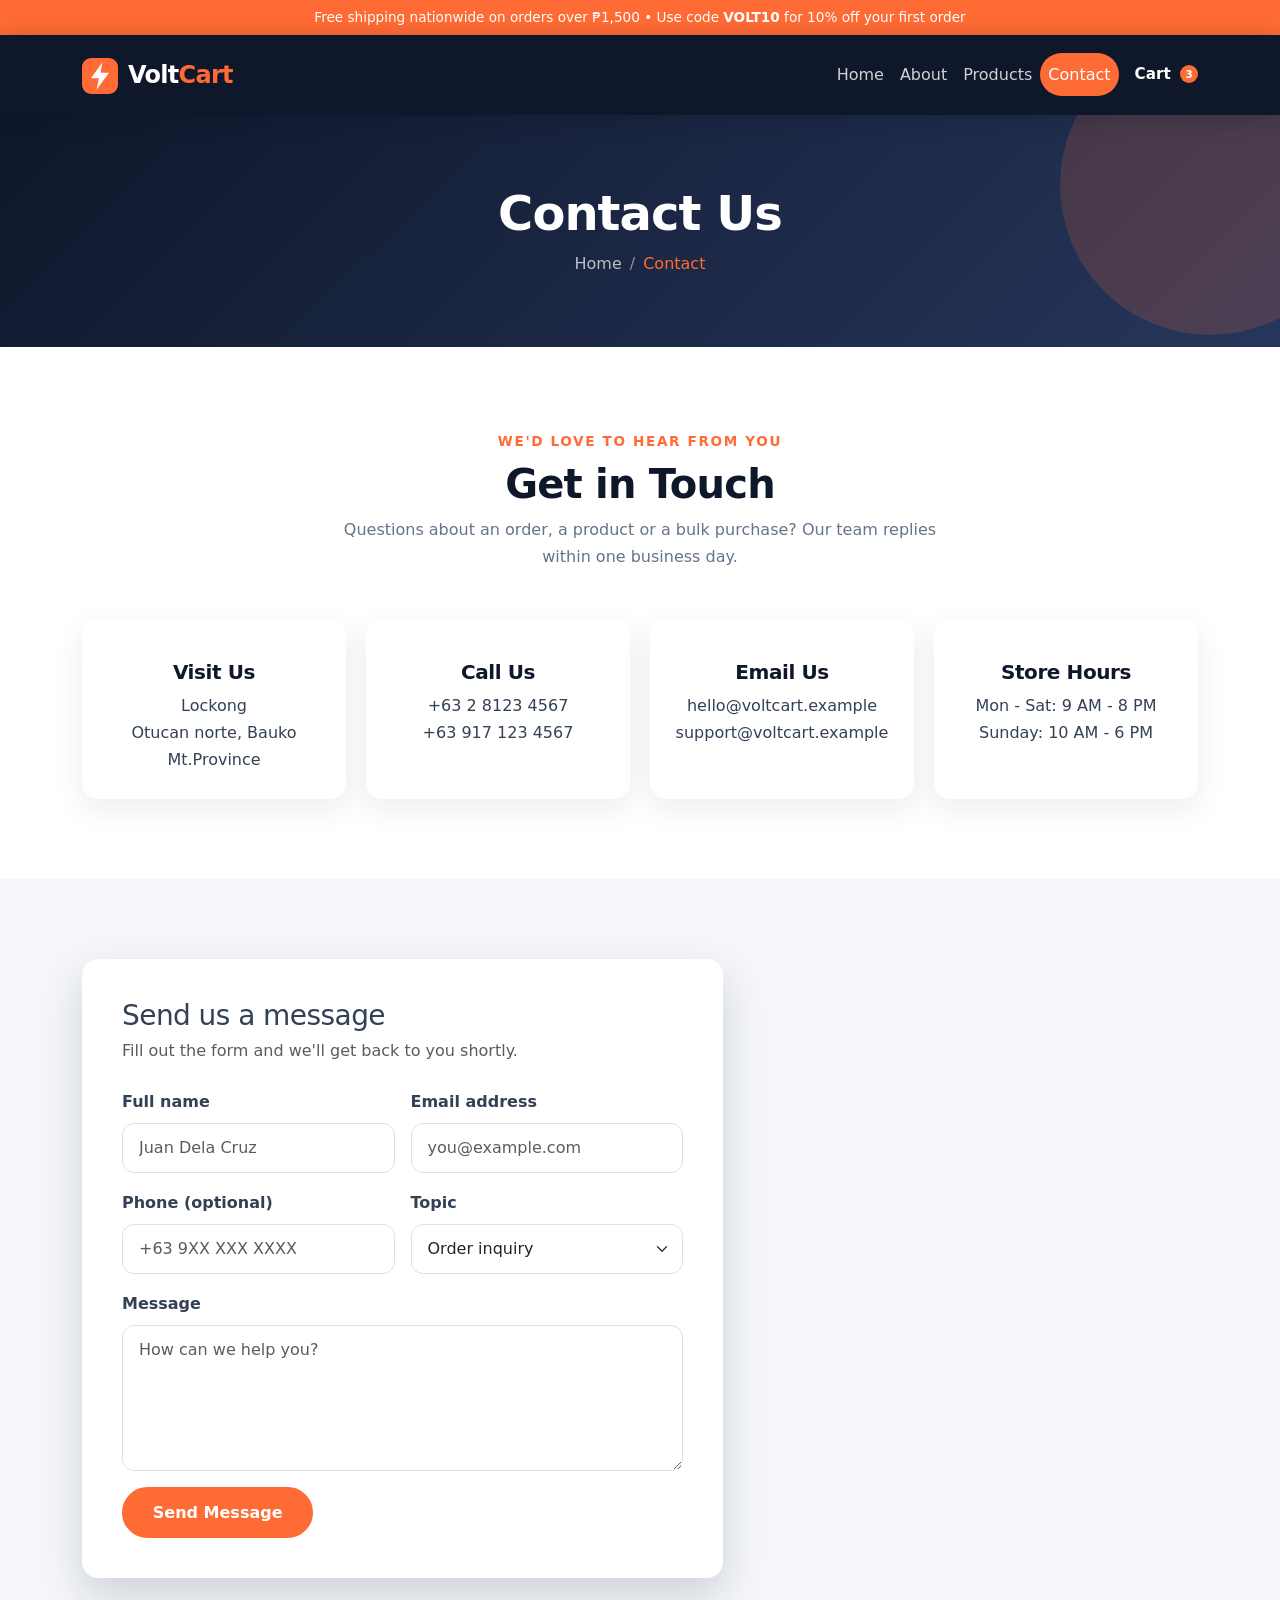
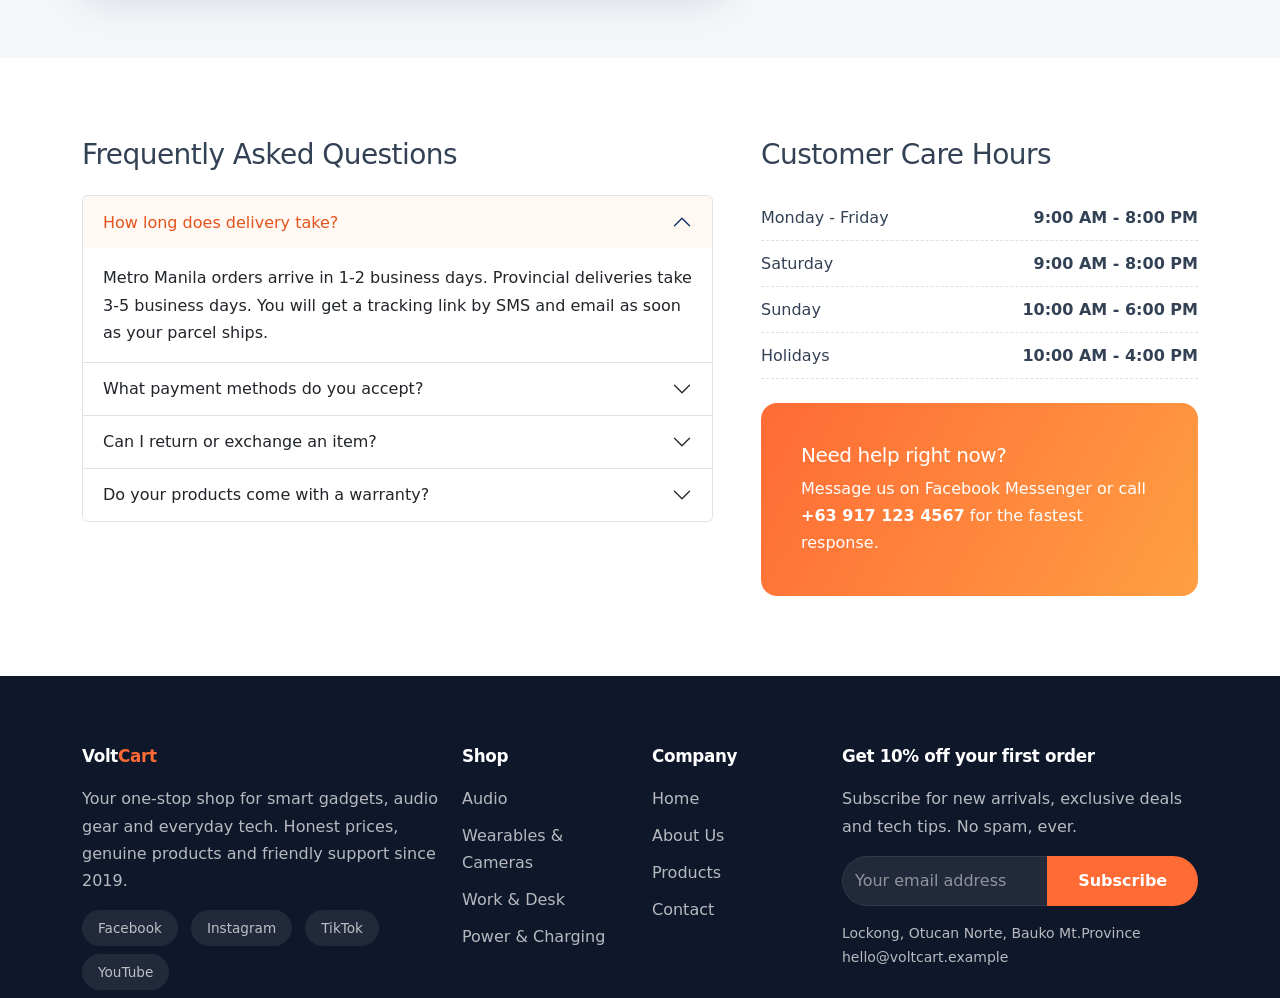
<file: contact.html>
<!DOCTYPE html>
<html lang="en">

<head>
    <meta charset="UTF-8">
    <meta name="viewport" content="width=device-width, initial-scale=1.0">
    <meta name="description" content="Get in touch with the VoltCart team. We reply within one business day.">
    <title>Contact Us | VoltCart</title>

    <!-- Bootstrap 5.3.0-alpha3 CSS (CDN) -->
    <link href="https://cdn.jsdelivr.net/npm/bootstrap@5.3.0-alpha3/dist/css/bootstrap.min.css" rel="stylesheet"
        integrity="sha384-KK94CHFLLe+nY2dmCWGMq91rCGa5gtU4mk92HdvYe+M/SXH301p5ILy+dN9+nJOZ" crossorigin="anonymous">

    <!-- Custom CSS (overrides Bootstrap) -->
    <link rel="stylesheet" href="css/style.css">
    <link rel="icon" type="image/svg+xml" href="images/logo.svg">
</head>

<body class="bg-white">
    <!-- ============ NAVIGATION ============ -->
    <div class="top-bar">
        Free shipping nationwide on orders over ₱1,500 &bull; Use code <strong>VOLT10</strong> for 10% off your first order
    </div>
    <header>
        <nav class="navbar navbar-expand-lg navbar-vc sticky-top">
            <div class="container">
                <a class="navbar-brand" href="index.html">
                    <img src="images/logo.svg" alt="VoltCart logo">Volt<span>Cart</span>
                </a>
                <button class="navbar-toggler" type="button" data-bs-toggle="collapse" data-bs-target="#mainNav"
                    aria-controls="mainNav" aria-expanded="false" aria-label="Toggle navigation">
                    <span class="navbar-toggler-icon"></span>
                </button>
                <div class="collapse navbar-collapse" id="mainNav">
                    <ul class="navbar-nav ms-auto mb-2 mb-lg-0 align-items-lg-center">
                        <li class="nav-item">
                            <a class="nav-link" href="index.html">Home</a>
                        </li>
                        <li class="nav-item">
                            <a class="nav-link" href="about.html">About</a>
                        </li>
                        <li class="nav-item">
                            <a class="nav-link" href="product.html">Products</a>
                        </li>
                        <li class="nav-item">
                            <a class="nav-link active" aria-current="page" href="contact.html">Contact</a>
                        </li>
                    </ul>
                    <a href="product.html" class="cart-btn d-none d-lg-inline-block" aria-label="Shopping cart">
                        Cart <span class="cart-count">3</span>
                    </a>
                </div>
            </div>
        </nav>
    </header>

    <main>
        <!-- ============ PAGE HEADER ============ -->
        <section class="page-header">
            <div class="container">
                <h1>Contact Us</h1>
                <nav aria-label="breadcrumb">
                    <ol class="breadcrumb">
                        <li class="breadcrumb-item"><a href="index.html">Home</a></li>
                        <li class="breadcrumb-item active" aria-current="page">Contact</li>
                    </ol>
                </nav>
            </div>
        </section>

        <!-- ============ CONTACT INFO ============ -->
        <section>
            <div class="container">
                <div class="section-heading">
                    <span class="eyebrow">We'd love to hear from you</span>
                    <h2>Get in Touch</h2>
                    <p>Questions about an order, a product or a bulk purchase? Our team replies within one business day.</p>
                </div>
                <div class="contact-grid">
                    <div class="contact-grid-item">
                        <div class="contact-card">
                            <h5 class="mt-3">Visit Us</h5>
                            <p class="mb-0">Lockong<br>Otucan norte, Bauko Mt.Province</p>
                        </div>
                    </div>
                    <div class="contact-grid-item">
                        <div class="contact-card">
                            <h5 class="mt-3">Call Us</h5>
                            <p class="mb-0">+63 2 8123 4567<br>+63 917 123 4567</p>
                        </div>
                    </div>
                    <div class="contact-grid-item">
                        <div class="contact-card">
                            <h5 class="mt-3">Email Us</h5>
                            <p class="mb-0">hello@voltcart.example<br>support@voltcart.example</p>
                        </div>
                    </div>
                    <div class="contact-grid-item">
                        <div class="contact-card">
                            <h5 class="mt-3">Store Hours</h5>
                            <p class="mb-0">Mon - Sat: 9 AM - 8 PM<br>Sunday: 10 AM - 6 PM</p>
                        </div>
                    </div>
                </div>
            </div>
        </section>

        <!-- ============ FORM + MAP ============ -->
        <section class="bg-light-vc">
            <div class="container">
                <div class="row g-4">
                    <div class="col-lg-7">
                        <div class="contact-form-wrap">
                            <h2 class="h3 mb-1">Send us a message</h2>
                            <p class="text-muted mb-4">Fill out the form and we'll get back to you shortly.</p>
                            <form action="#" method="post">
                                <div class="row g-3">
                                    <div class="col-md-6">
                                        <label for="fullName" class="form-label fw-semibold">Full name</label>
                                        <input type="text" class="form-control" id="fullName" name="fullName"
                                            placeholder="Juan Dela Cruz" required>
                                    </div>
                                    <div class="col-md-6">
                                        <label for="email" class="form-label fw-semibold">Email address</label>
                                        <input type="email" class="form-control" id="email" name="email"
                                            placeholder="you@example.com" required>
                                    </div>
                                    <div class="col-md-6">
                                        <label for="phone" class="form-label fw-semibold">Phone (optional)</label>
                                        <input type="tel" class="form-control" id="phone" name="phone" placeholder="+63 9XX XXX XXXX">
                                    </div>
                                    <div class="col-md-6">
                                        <label for="topic" class="form-label fw-semibold">Topic</label>
                                        <select class="form-select" id="topic" name="topic">
                                            <option>Order inquiry</option>
                                            <option>Product question</option>
                                            <option>Returns &amp; warranty</option>
                                            <option>Bulk / corporate orders</option>
                                            <option>Other</option>
                                        </select>
                                    </div>
                                    <div class="col-12">
                                        <label for="message" class="form-label fw-semibold">Message</label>
                                        <textarea class="form-control" id="message" name="message" rows="5"
                                            placeholder="How can we help you?" required></textarea>
                                    </div>
                                    <div class="col-12">
                                        <button type="submit" class="btn btn-vc">Send Message</button>
                                    </div>
                                </div>
                            </form>
                        </div>
                    </div>
                    
                </div>
            </div>
        </section>

        <!-- ============ FAQ + HOURS ============ -->
        <section>
            <div class="container">
                <div class="row gy-5 gx-lg-5">
                    <div class="col-lg-7">
                        <h2 class="h3 mb-4">Frequently Asked Questions</h2>
                        <div class="accordion" id="faqList">
                    <div class="accordion-item">
                        <h3 class="accordion-header">
                            <button class="accordion-button" type="button" data-bs-toggle="collapse"
                                data-bs-target="#faq1" aria-expanded="true" aria-controls="faq1">
                                How long does delivery take?
                            </button>
                        </h3>
                        <div id="faq1" class="accordion-collapse collapse show" data-bs-parent="#faqList">
                            <div class="accordion-body">Metro Manila orders arrive in 1-2 business days. Provincial deliveries take 3-5 business days. You will get a tracking link by SMS and email as soon as your parcel ships.</div>
                        </div>
                    </div>
                    <div class="accordion-item">
                        <h3 class="accordion-header">
                            <button class="accordion-button collapsed" type="button" data-bs-toggle="collapse"
                                data-bs-target="#faq2" aria-expanded="false" aria-controls="faq2">
                                What payment methods do you accept?
                            </button>
                        </h3>
                        <div id="faq2" class="accordion-collapse collapse" data-bs-parent="#faqList">
                            <div class="accordion-body">We accept GCash, Maya, Visa, Mastercard, bank transfer and cash on delivery (Metro Manila only, orders up to ₱10,000).</div>
                        </div>
                    </div>
                    <div class="accordion-item">
                        <h3 class="accordion-header">
                            <button class="accordion-button collapsed" type="button" data-bs-toggle="collapse"
                                data-bs-target="#faq3" aria-expanded="false" aria-controls="faq3">
                                Can I return or exchange an item?
                            </button>
                        </h3>
                        <div id="faq3" class="accordion-collapse collapse" data-bs-parent="#faqList">
                            <div class="accordion-body">Yes. You have 7 days from delivery to request a return or exchange for unused items in original packaging. Defective items are replaced free of charge.</div>
                        </div>
                    </div>
                    <div class="accordion-item">
                        <h3 class="accordion-header">
                            <button class="accordion-button collapsed" type="button" data-bs-toggle="collapse"
                                data-bs-target="#faq4" aria-expanded="false" aria-controls="faq4">
                                Do your products come with a warranty?
                            </button>
                        </h3>
                        <div id="faq4" class="accordion-collapse collapse" data-bs-parent="#faqList">
                            <div class="accordion-body">Every gadget includes a 1-year VoltCart warranty covering manufacturing defects. Just message us your order number and a short description of the issue.</div>
                        </div>
                    </div>
                        </div>
                    </div>
                    <div class="col-lg-5">
                        <h2 class="h3 mb-4">Customer Care Hours</h2>
                        <ul class="hours-list">
                            <li><span>Monday - Friday</span><strong>9:00 AM - 8:00 PM</strong></li>
                            <li><span>Saturday</span><strong>9:00 AM - 8:00 PM</strong></li>
                            <li><span>Sunday</span><strong>10:00 AM - 6:00 PM</strong></li>
                            <li><span>Holidays</span><strong>10:00 AM - 4:00 PM</strong></li>
                        </ul>
                        <div class="promo-banner mt-4">
                            <h3 class="h5">Need help right now?</h3>
                            <p class="mb-0">Message us on Facebook Messenger or call <strong>+63 917 123 4567</strong> for the fastest response.</p>
                        </div>
                    </div>
                </div>
            </div>
        </section>
    </main>

    <!-- ============ FOOTER ============ -->
    <footer class="footer">
        <div class="container">
            <div class="row g-4">
                <div class="col-lg-4 col-md-6">
                    <h5>Volt<span class="text-orange">Cart</span></h5>
                    <p>Your one-stop shop for smart gadgets, audio gear and everyday tech. Honest prices, genuine
                        products and friendly support since 2019.</p>
                    <div class="social">
                        <a href="#" aria-label="Facebook">Facebook</a>
                        <a href="#" aria-label="Instagram">Instagram</a>
                        <a href="#" aria-label="TikTok">TikTok</a>
                        <a href="#" aria-label="YouTube">YouTube</a>
                    </div>
                </div>
                <div class="col-lg-2 col-md-3 col-6">
                    <h5>Shop</h5>
                    <ul class="footer-links">
                        <li><a href="product.html#audio">Audio</a></li>
                        <li><a href="product.html#wearables">Wearables &amp; Cameras</a></li>
                        <li><a href="product.html#desk">Work &amp; Desk</a></li>
                        <li><a href="product.html#power">Power &amp; Charging</a></li>
                    </ul>
                </div>
                <div class="col-lg-2 col-md-3 col-6">
                    <h5>Company</h5>
                    <ul class="footer-links">
                        <li><a href="index.html">Home</a></li>
                        <li><a href="about.html">About Us</a></li>
                        <li><a href="product.html">Products</a></li>
                        <li><a href="contact.html">Contact</a></li>
                    </ul>
                </div>
                <div class="col-lg-4 col-md-12 newsletter">
                    <h5>Get 10% off your first order</h5>
                    <p>Subscribe for new arrivals, exclusive deals and tech tips. No spam, ever.</p>
                    <form action="#" method="post">
                        <div class="input-group">
                            <input type="email" class="form-control" placeholder="Your email address"
                                aria-label="Email address" required>
                            <button class="btn btn-vc" type="submit">Subscribe</button>
                        </div>
                    </form>
                    <p class="small mt-3 mb-0">Lockong, Otucan Norte, Bauko Mt.Province</p>
                    <p class="small mb-0">hello@voltcart.example</p>
                </div>
            </div>
        </div>
    </footer>
    <!-- Bootstrap JS (local) -->
    <!-- Bootstrap JavaScript bundle -->
    <script src="https://cdn.jsdelivr.net/npm/bootstrap@5.3.0-alpha3/dist/js/bootstrap.bundle.min.js"
        integrity="sha384-ENjdO4Dr2bkBIFxQpeoTz1HIcje39Wm4jDKdf19U8gI4ddQ3GYNS7NTKfAdVQSZe" crossorigin="anonymous"></script>
</body>

</html>
</file>
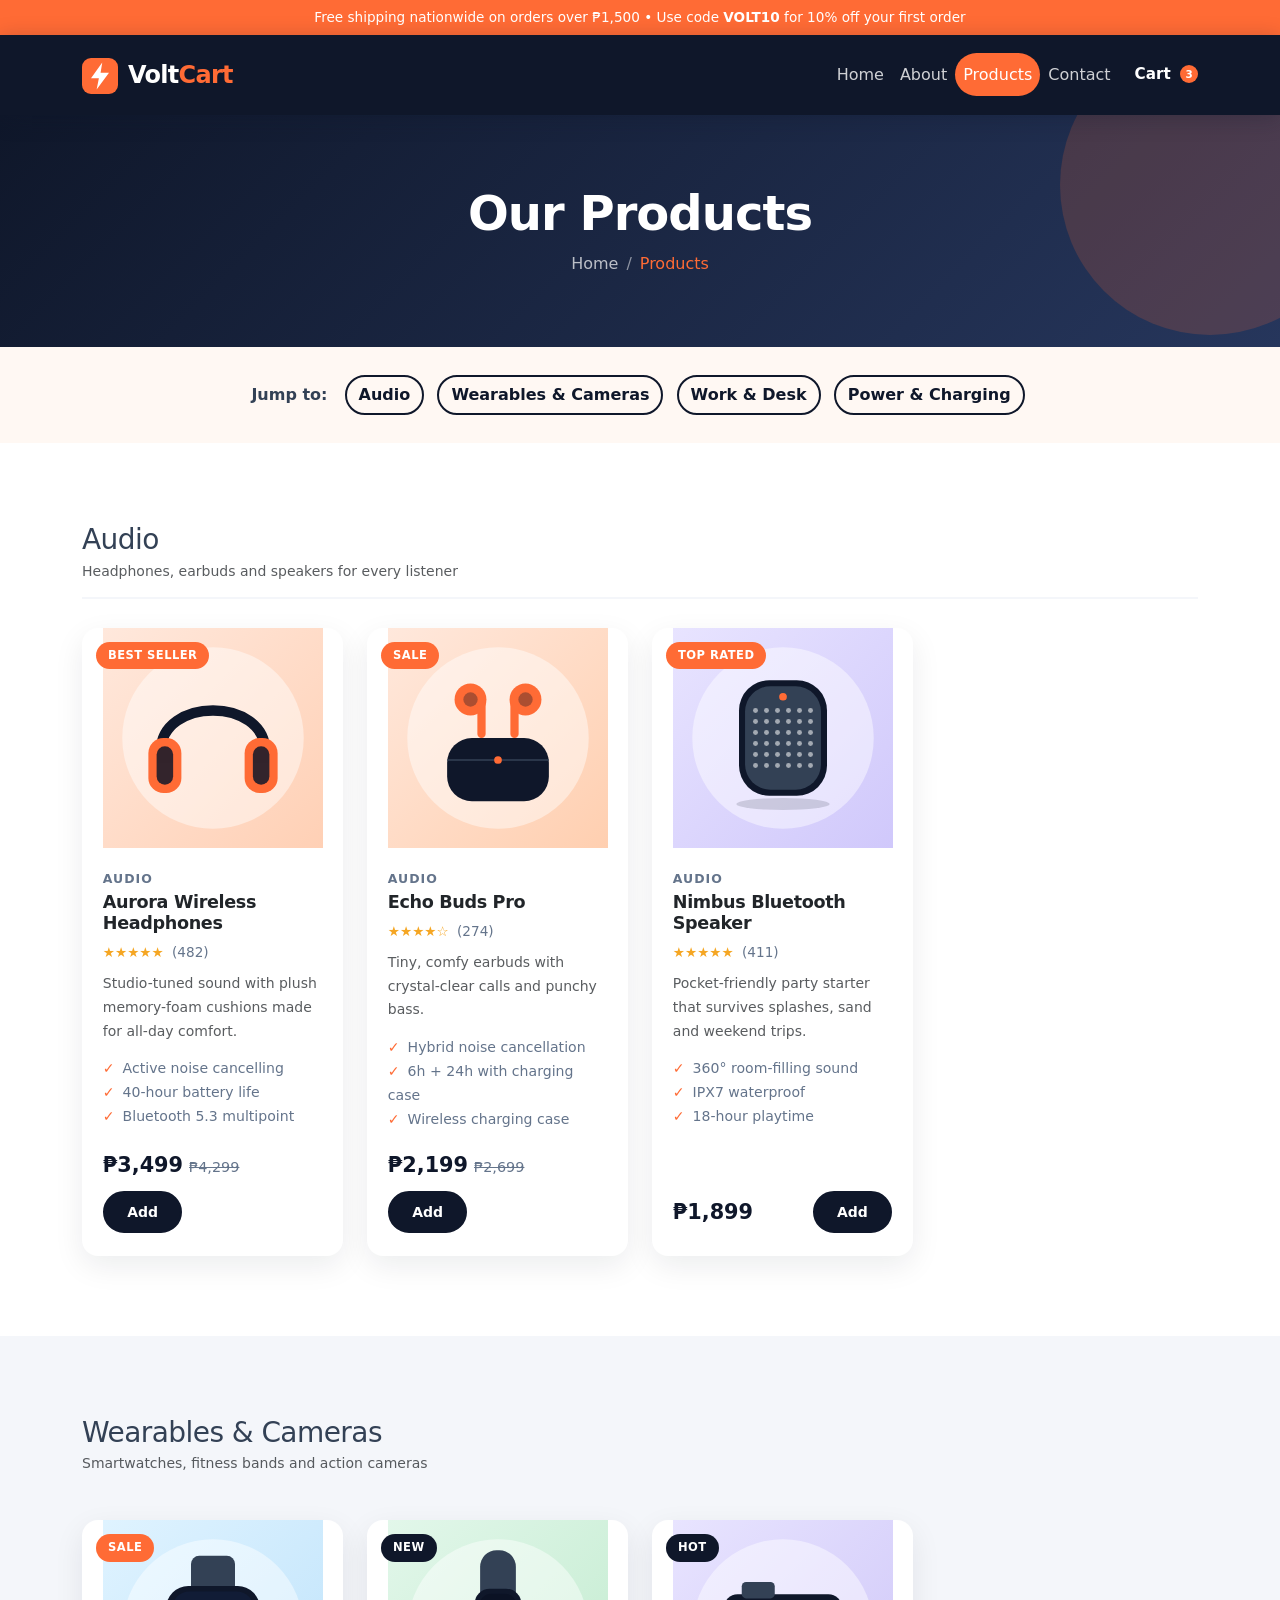
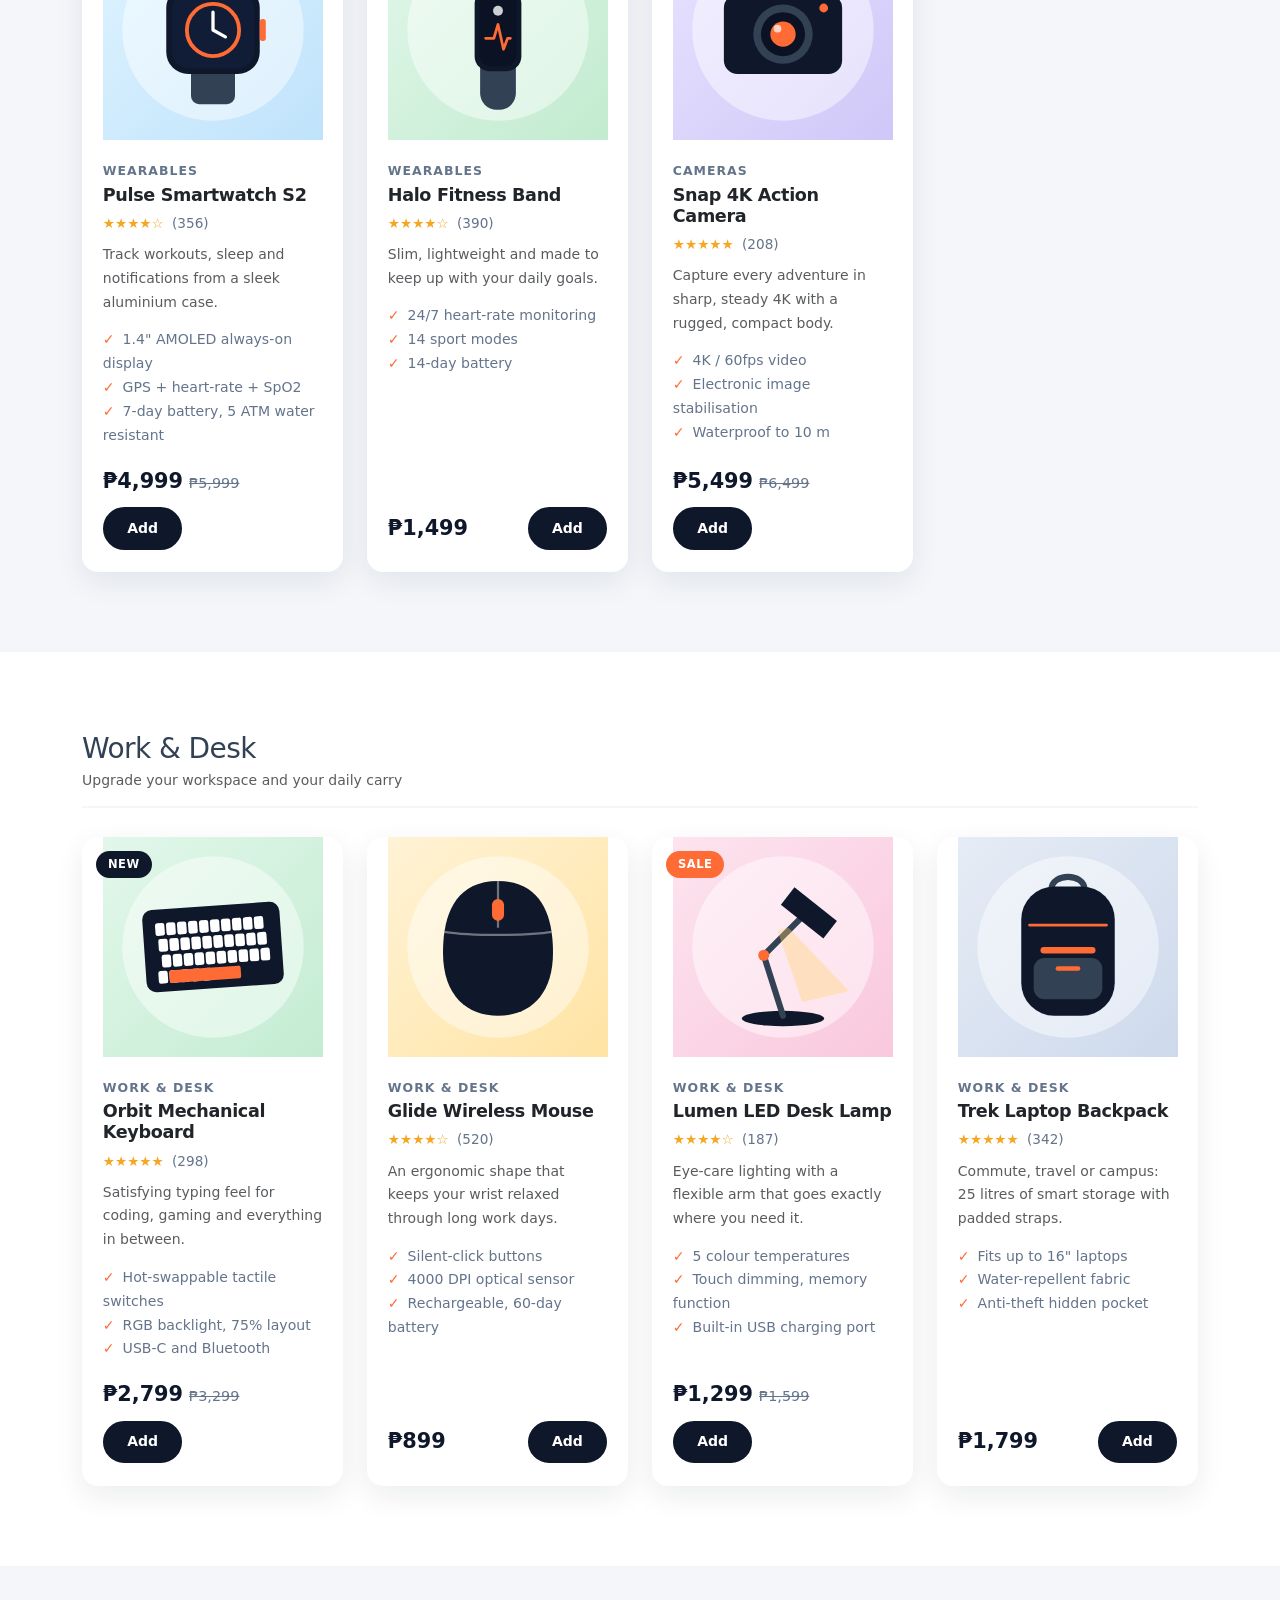
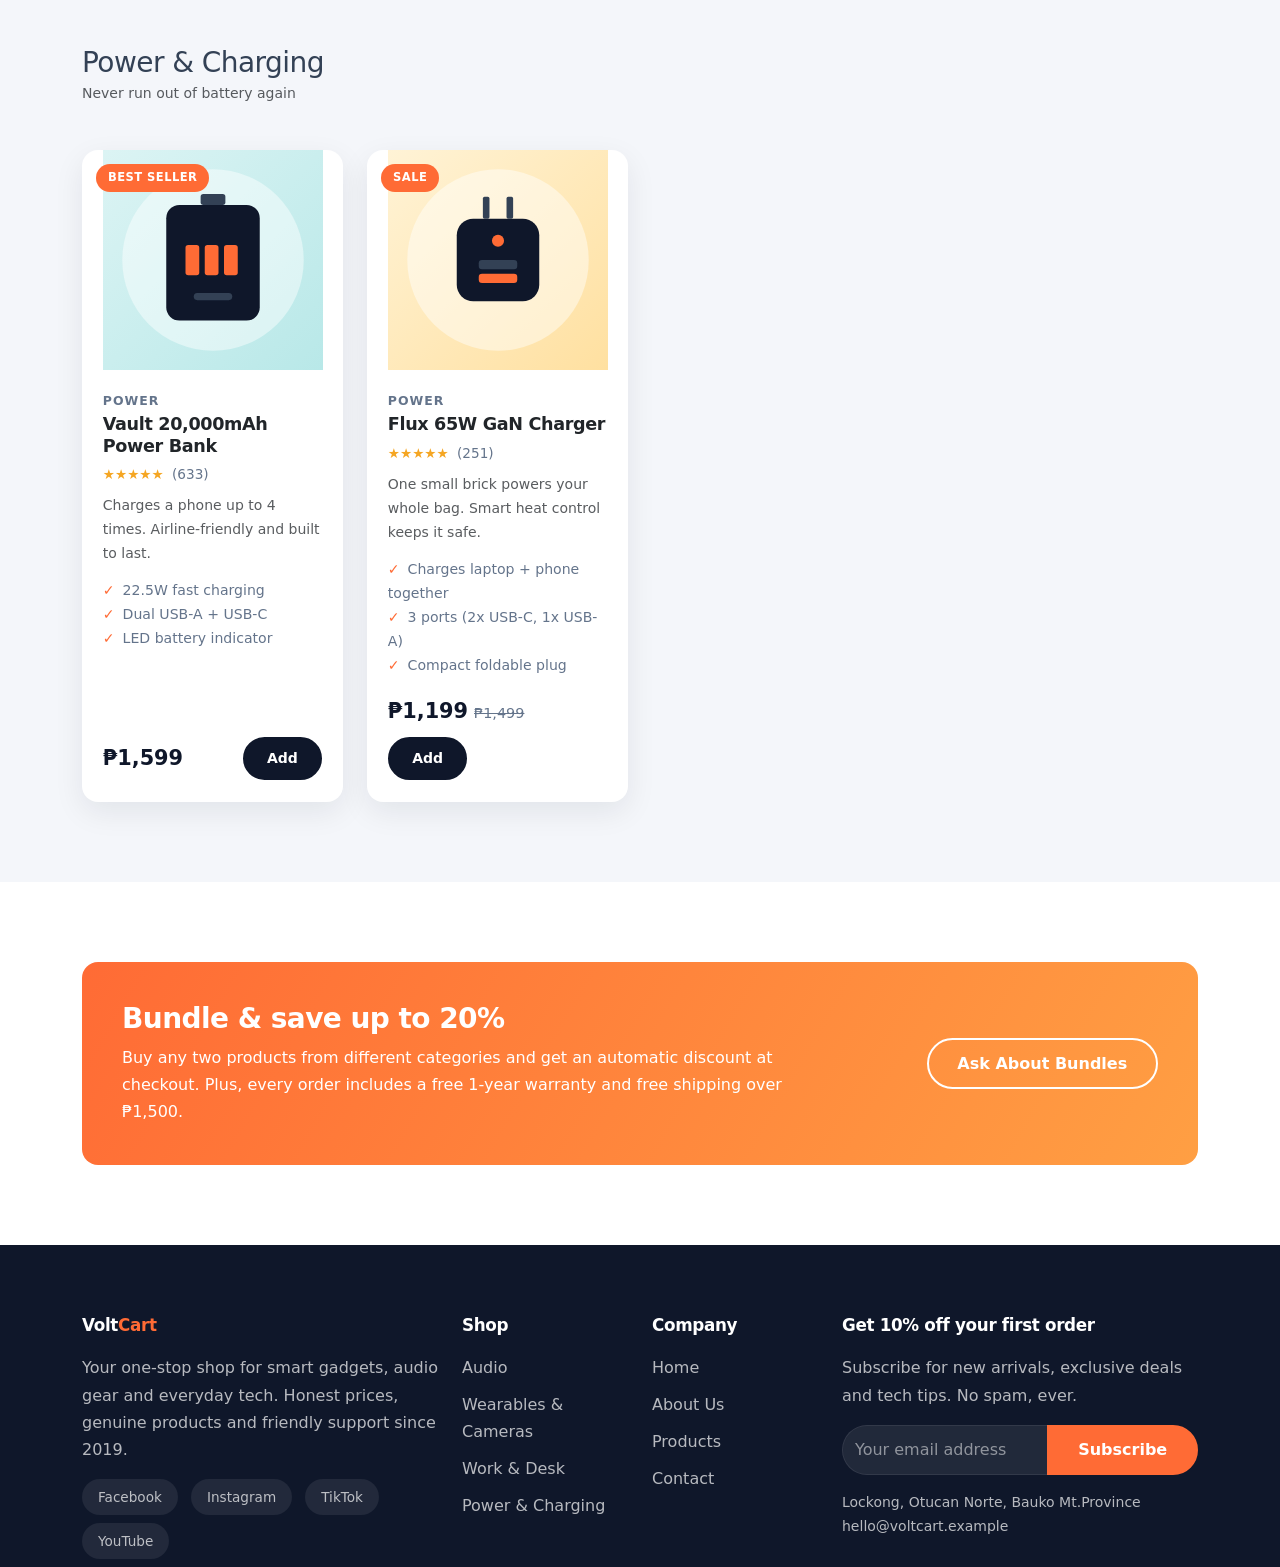
<file: product.html>
<!DOCTYPE html>
<html lang="en">

<head>
    <meta charset="UTF-8">
    <meta name="viewport" content="width=device-width, initial-scale=1.0">
    <meta name="description" content="Browse audio, wearables, desk accessories and power gear.">
    <title>Products | VoltCart</title>

    <!-- Bootstrap 5.3.0-alpha3 CSS (CDN) -->
    <link href="https://cdn.jsdelivr.net/npm/bootstrap@5.3.0-alpha3/dist/css/bootstrap.min.css" rel="stylesheet"
        integrity="sha384-KK94CHFLLe+nY2dmCWGMq91rCGa5gtU4mk92HdvYe+M/SXH301p5ILy+dN9+nJOZ" crossorigin="anonymous">

    <!-- Custom CSS (overrides Bootstrap) -->
    <link rel="stylesheet" href="css/style.css">
    <link rel="icon" type="image/svg+xml" href="images/logo.svg">
</head>

<body class="bg-white">
    <!-- ============ NAVIGATION ============ -->
    <div class="top-bar">
        Free shipping nationwide on orders over ₱1,500 &bull; Use code <strong>VOLT10</strong> for 10% off your first order
    </div>
    <header>
        <nav class="navbar navbar-expand-lg navbar-vc sticky-top">
            <div class="container">
                <a class="navbar-brand" href="index.html">
                    <img src="images/logo.svg" alt="VoltCart logo">Volt<span>Cart</span>
                </a>
                <button class="navbar-toggler" type="button" data-bs-toggle="collapse" data-bs-target="#mainNav"
                    aria-controls="mainNav" aria-expanded="false" aria-label="Toggle navigation">
                    <span class="navbar-toggler-icon"></span>
                </button>
                <div class="collapse navbar-collapse" id="mainNav">
                    <ul class="navbar-nav ms-auto mb-2 mb-lg-0 align-items-lg-center">
                        <li class="nav-item">
                            <a class="nav-link" href="index.html">Home</a>
                        </li>
                        <li class="nav-item">
                            <a class="nav-link" href="about.html">About</a>
                        </li>
                        <li class="nav-item">
                            <a class="nav-link active" aria-current="page" href="product.html">Products</a>
                        </li>
                        <li class="nav-item">
                            <a class="nav-link" href="contact.html">Contact</a>
                        </li>
                    </ul>
                    <a href="product.html" class="cart-btn d-none d-lg-inline-block" aria-label="Shopping cart">
                        Cart <span class="cart-count">3</span>
                    </a>
                </div>
            </div>
        </nav>
    </header>

    <main>
        <!-- ============ PAGE HEADER ============ -->
        <section class="page-header">
            <div class="container">
                <h1>Our Products</h1>
                <nav aria-label="breadcrumb">
                    <ol class="breadcrumb">
                        <li class="breadcrumb-item"><a href="index.html">Home</a></li>
                        <li class="breadcrumb-item active" aria-current="page">Products</li>
                    </ol>
                </nav>
            </div>
        </section>

        <!-- ============ CATEGORY SHORTCUTS ============ -->
        <section class="py-4 bg-cream">
            <div class="container text-center category-pills">
                <span class="fw-bold me-2">Jump to:</span>
                    <a href="#audio" class="btn">Audio</a>
                    <a href="#wearables" class="btn">Wearables &amp; Cameras</a>
                    <a href="#desk" class="btn">Work &amp; Desk</a>
                    <a href="#power" class="btn">Power &amp; Charging</a>
            </div>
        </section>

        <section id="audio">
            <div class="container">
                <div class="category-title">
                    <div>
                        <h2 class="h3 mb-0">Audio</h2>
                        <small class="text-muted">Headphones, earbuds and speakers for every listener</small>
                    </div>
                </div>
                <div class="product-grid">
                    <div class="col-12 col-sm-6 col-lg-4 col-xl-3">
                        <div class="card product-card">
                            <div class="product-img-wrap">
                                <span class="product-badge">Best Seller</span>
                                <img src="images/p01-headphones.svg" alt="Aurora Wireless Headphones">
                            </div>
                            <div class="card-body d-flex flex-column">
                                <span class="product-category">Audio</span>
                                <h3 class="card-title">Aurora Wireless Headphones</h3>
                                <div class="rating mb-2">
                                    ★★★★★
                                    <span>(482)</span>
                                </div>
                                <p class="small text-muted mb-1">Studio-tuned sound with plush memory-foam cushions made for all-day comfort.</p>
                                <ul class="spec-list">
                                    <li>Active noise cancelling</li>
                                    <li>40-hour battery life</li>
                                    <li>Bluetooth 5.3 multipoint</li>
                                </ul>
                                <div class="d-flex flex-wrap gap-2 justify-content-between align-items-center mt-auto">
                                    <div class="price">₱3,499<del>₱4,299</del></div>
                                    <button type="button" class="btn btn-vc-dark btn-sm" aria-label="Add Aurora Wireless Headphones to cart">Add</button>
                                </div>
                            </div>
                        </div>
                    </div>
                    <div class="col-12 col-sm-6 col-lg-4 col-xl-3">
                        <div class="card product-card">
                            <div class="product-img-wrap">
                                <span class="product-badge">Sale</span>
                                <img src="images/p08-earbuds.svg" alt="Echo Buds Pro">
                            </div>
                            <div class="card-body d-flex flex-column">
                                <span class="product-category">Audio</span>
                                <h3 class="card-title">Echo Buds Pro</h3>
                                <div class="rating mb-2">
                                    ★★★★☆
                                    <span>(274)</span>
                                </div>
                                <p class="small text-muted mb-1">Tiny, comfy earbuds with crystal-clear calls and punchy bass.</p>
                                <ul class="spec-list">
                                    <li>Hybrid noise cancellation</li>
                                    <li>6h + 24h with charging case</li>
                                    <li>Wireless charging case</li>
                                </ul>
                                <div class="d-flex flex-wrap gap-2 justify-content-between align-items-center mt-auto">
                                    <div class="price">₱2,199<del>₱2,699</del></div>
                                    <button type="button" class="btn btn-vc-dark btn-sm" aria-label="Add Echo Buds Pro to cart">Add</button>
                                </div>
                            </div>
                        </div>
                    </div>
                    <div class="col-12 col-sm-6 col-lg-4 col-xl-3">
                        <div class="card product-card">
                            <div class="product-img-wrap">
                                <span class="product-badge">Top Rated</span>
                                <img src="images/p03-speaker.svg" alt="Nimbus Bluetooth Speaker">
                            </div>
                            <div class="card-body d-flex flex-column">
                                <span class="product-category">Audio</span>
                                <h3 class="card-title">Nimbus Bluetooth Speaker</h3>
                                <div class="rating mb-2">
                                    ★★★★★
                                    <span>(411)</span>
                                </div>
                                <p class="small text-muted mb-1">Pocket-friendly party starter that survives splashes, sand and weekend trips.</p>
                                <ul class="spec-list">
                                    <li>360° room-filling sound</li>
                                    <li>IPX7 waterproof</li>
                                    <li>18-hour playtime</li>
                                </ul>
                                <div class="d-flex flex-wrap gap-2 justify-content-between align-items-center mt-auto">
                                    <div class="price">₱1,899</div>
                                    <button type="button" class="btn btn-vc-dark btn-sm" aria-label="Add Nimbus Bluetooth Speaker to cart">Add</button>
                                </div>
                            </div>
                        </div>
                    </div>
                </div>
            </div>
        </section>

        <section id="wearables" class="bg-light-vc">
            <div class="container">
                <div class="category-title">
                    <div>
                        <h2 class="h3 mb-0">Wearables &amp; Cameras</h2>
                        <small class="text-muted">Smartwatches, fitness bands and action cameras</small>
                    </div>
                </div>
                <div class="product-grid">
                    <div class="col-12 col-sm-6 col-lg-4 col-xl-3">
                        <div class="card product-card">
                            <div class="product-img-wrap">
                                <span class="product-badge">Sale</span>
                                <img src="images/p02-smartwatch.svg" alt="Pulse Smartwatch S2">
                            </div>
                            <div class="card-body d-flex flex-column">
                                <span class="product-category">Wearables</span>
                                <h3 class="card-title">Pulse Smartwatch S2</h3>
                                <div class="rating mb-2">
                                    ★★★★☆
                                    <span>(356)</span>
                                </div>
                                <p class="small text-muted mb-1">Track workouts, sleep and notifications from a sleek aluminium case.</p>
                                <ul class="spec-list">
                                    <li>1.4" AMOLED always-on display</li>
                                    <li>GPS + heart-rate + SpO2</li>
                                    <li>7-day battery, 5 ATM water resistant</li>
                                </ul>
                                <div class="d-flex flex-wrap gap-2 justify-content-between align-items-center mt-auto">
                                    <div class="price">₱4,999<del>₱5,999</del></div>
                                    <button type="button" class="btn btn-vc-dark btn-sm" aria-label="Add Pulse Smartwatch S2 to cart">Add</button>
                                </div>
                            </div>
                        </div>
                    </div>
                    <div class="col-12 col-sm-6 col-lg-4 col-xl-3">
                        <div class="card product-card">
                            <div class="product-img-wrap">
                                <span class="product-badge badge-dark">New</span>
                                <img src="images/p11-fitband.svg" alt="Halo Fitness Band">
                            </div>
                            <div class="card-body d-flex flex-column">
                                <span class="product-category">Wearables</span>
                                <h3 class="card-title">Halo Fitness Band</h3>
                                <div class="rating mb-2">
                                    ★★★★☆
                                    <span>(390)</span>
                                </div>
                                <p class="small text-muted mb-1">Slim, lightweight and made to keep up with your daily goals.</p>
                                <ul class="spec-list">
                                    <li>24/7 heart-rate monitoring</li>
                                    <li>14 sport modes</li>
                                    <li>14-day battery</li>
                                </ul>
                                <div class="d-flex flex-wrap gap-2 justify-content-between align-items-center mt-auto">
                                    <div class="price">₱1,499</div>
                                    <button type="button" class="btn btn-vc-dark btn-sm" aria-label="Add Halo Fitness Band to cart">Add</button>
                                </div>
                            </div>
                        </div>
                    </div>
                    <div class="col-12 col-sm-6 col-lg-4 col-xl-3">
                        <div class="card product-card">
                            <div class="product-img-wrap">
                                <span class="product-badge badge-dark">Hot</span>
                                <img src="images/p10-camera.svg" alt="Snap 4K Action Camera">
                            </div>
                            <div class="card-body d-flex flex-column">
                                <span class="product-category">Cameras</span>
                                <h3 class="card-title">Snap 4K Action Camera</h3>
                                <div class="rating mb-2">
                                    ★★★★★
                                    <span>(208)</span>
                                </div>
                                <p class="small text-muted mb-1">Capture every adventure in sharp, steady 4K with a rugged, compact body.</p>
                                <ul class="spec-list">
                                    <li>4K / 60fps video</li>
                                    <li>Electronic image stabilisation</li>
                                    <li>Waterproof to 10 m</li>
                                </ul>
                                <div class="d-flex flex-wrap gap-2 justify-content-between align-items-center mt-auto">
                                    <div class="price">₱5,499<del>₱6,499</del></div>
                                    <button type="button" class="btn btn-vc-dark btn-sm" aria-label="Add Snap 4K Action Camera to cart">Add</button>
                                </div>
                            </div>
                        </div>
                    </div>
                </div>
            </div>
        </section>

        <section id="desk">
            <div class="container">
                <div class="category-title">
                    <div>
                        <h2 class="h3 mb-0">Work &amp; Desk</h2>
                        <small class="text-muted">Upgrade your workspace and your daily carry</small>
                    </div>
                </div>
                <div class="product-grid">
                    <div class="col-12 col-sm-6 col-lg-4 col-xl-3">
                        <div class="card product-card">
                            <div class="product-img-wrap">
                                <span class="product-badge badge-dark">New</span>
                                <img src="images/p04-keyboard.svg" alt="Orbit Mechanical Keyboard">
                            </div>
                            <div class="card-body d-flex flex-column">
                                <span class="product-category">Work & Desk</span>
                                <h3 class="card-title">Orbit Mechanical Keyboard</h3>
                                <div class="rating mb-2">
                                    ★★★★★
                                    <span>(298)</span>
                                </div>
                                <p class="small text-muted mb-1">Satisfying typing feel for coding, gaming and everything in between.</p>
                                <ul class="spec-list">
                                    <li>Hot-swappable tactile switches</li>
                                    <li>RGB backlight, 75% layout</li>
                                    <li>USB-C and Bluetooth</li>
                                </ul>
                                <div class="d-flex flex-wrap gap-2 justify-content-between align-items-center mt-auto">
                                    <div class="price">₱2,799<del>₱3,299</del></div>
                                    <button type="button" class="btn btn-vc-dark btn-sm" aria-label="Add Orbit Mechanical Keyboard to cart">Add</button>
                                </div>
                            </div>
                        </div>
                    </div>
                    <div class="col-12 col-sm-6 col-lg-4 col-xl-3">
                        <div class="card product-card">
                            <div class="product-img-wrap">

                                <img src="images/p05-mouse.svg" alt="Glide Wireless Mouse">
                            </div>
                            <div class="card-body d-flex flex-column">
                                <span class="product-category">Work & Desk</span>
                                <h3 class="card-title">Glide Wireless Mouse</h3>
                                <div class="rating mb-2">
                                    ★★★★☆
                                    <span>(520)</span>
                                </div>
                                <p class="small text-muted mb-1">An ergonomic shape that keeps your wrist relaxed through long work days.</p>
                                <ul class="spec-list">
                                    <li>Silent-click buttons</li>
                                    <li>4000 DPI optical sensor</li>
                                    <li>Rechargeable, 60-day battery</li>
                                </ul>
                                <div class="d-flex flex-wrap gap-2 justify-content-between align-items-center mt-auto">
                                    <div class="price">₱899</div>
                                    <button type="button" class="btn btn-vc-dark btn-sm" aria-label="Add Glide Wireless Mouse to cart">Add</button>
                                </div>
                            </div>
                        </div>
                    </div>
                    <div class="col-12 col-sm-6 col-lg-4 col-xl-3">
                        <div class="card product-card">
                            <div class="product-img-wrap">
                                <span class="product-badge">Sale</span>
                                <img src="images/p06-lamp.svg" alt="Lumen LED Desk Lamp">
                            </div>
                            <div class="card-body d-flex flex-column">
                                <span class="product-category">Work & Desk</span>
                                <h3 class="card-title">Lumen LED Desk Lamp</h3>
                                <div class="rating mb-2">
                                    ★★★★☆
                                    <span>(187)</span>
                                </div>
                                <p class="small text-muted mb-1">Eye-care lighting with a flexible arm that goes exactly where you need it.</p>
                                <ul class="spec-list">
                                    <li>5 colour temperatures</li>
                                    <li>Touch dimming, memory function</li>
                                    <li>Built-in USB charging port</li>
                                </ul>
                                <div class="d-flex flex-wrap gap-2 justify-content-between align-items-center mt-auto">
                                    <div class="price">₱1,299<del>₱1,599</del></div>
                                    <button type="button" class="btn btn-vc-dark btn-sm" aria-label="Add Lumen LED Desk Lamp to cart">Add</button>
                                </div>
                            </div>
                        </div>
                    </div>
                    <div class="col-12 col-sm-6 col-lg-4 col-xl-3">
                        <div class="card product-card">
                            <div class="product-img-wrap">

                                <img src="images/p09-backpack.svg" alt="Trek Laptop Backpack">
                            </div>
                            <div class="card-body d-flex flex-column">
                                <span class="product-category">Work & Desk</span>
                                <h3 class="card-title">Trek Laptop Backpack</h3>
                                <div class="rating mb-2">
                                    ★★★★★
                                    <span>(342)</span>
                                </div>
                                <p class="small text-muted mb-1">Commute, travel or campus: 25 litres of smart storage with padded straps.</p>
                                <ul class="spec-list">
                                    <li>Fits up to 16" laptops</li>
                                    <li>Water-repellent fabric</li>
                                    <li>Anti-theft hidden pocket</li>
                                </ul>
                                <div class="d-flex flex-wrap gap-2 justify-content-between align-items-center mt-auto">
                                    <div class="price">₱1,799</div>
                                    <button type="button" class="btn btn-vc-dark btn-sm" aria-label="Add Trek Laptop Backpack to cart">Add</button>
                                </div>
                            </div>
                        </div>
                    </div>
                </div>
            </div>
        </section>

        <section id="power" class="bg-light-vc">
            <div class="container">
                <div class="category-title">
                    <div>
                        <h2 class="h3 mb-0">Power &amp; Charging</h2>
                        <small class="text-muted">Never run out of battery again</small>
                    </div>
                </div>
                <div class="product-grid">
                    <div class="col-12 col-sm-6 col-lg-4 col-xl-3">
                        <div class="card product-card">
                            <div class="product-img-wrap">
                                <span class="product-badge">Best Seller</span>
                                <img src="images/p07-powerbank.svg" alt="Vault 20,000mAh Power Bank">
                            </div>
                            <div class="card-body d-flex flex-column">
                                <span class="product-category">Power</span>
                                <h3 class="card-title">Vault 20,000mAh Power Bank</h3>
                                <div class="rating mb-2">
                                    ★★★★★
                                    <span>(633)</span>
                                </div>
                                <p class="small text-muted mb-1">Charges a phone up to 4 times. Airline-friendly and built to last.</p>
                                <ul class="spec-list">
                                    <li>22.5W fast charging</li>
                                    <li>Dual USB-A + USB-C</li>
                                    <li>LED battery indicator</li>
                                </ul>
                                <div class="d-flex flex-wrap gap-2 justify-content-between align-items-center mt-auto">
                                    <div class="price">₱1,599</div>
                                    <button type="button" class="btn btn-vc-dark btn-sm" aria-label="Add Vault 20,000mAh Power Bank to cart">Add</button>
                                </div>
                            </div>
                        </div>
                    </div>
                    <div class="col-12 col-sm-6 col-lg-4 col-xl-3">
                        <div class="card product-card">
                            <div class="product-img-wrap">
                                <span class="product-badge">Sale</span>
                                <img src="images/p12-charger.svg" alt="Flux 65W GaN Charger">
                            </div>
                            <div class="card-body d-flex flex-column">
                                <span class="product-category">Power</span>
                                <h3 class="card-title">Flux 65W GaN Charger</h3>
                                <div class="rating mb-2">
                                    ★★★★★
                                    <span>(251)</span>
                                </div>
                                <p class="small text-muted mb-1">One small brick powers your whole bag. Smart heat control keeps it safe.</p>
                                <ul class="spec-list">
                                    <li>Charges laptop + phone together</li>
                                    <li>3 ports (2x USB-C, 1x USB-A)</li>
                                    <li>Compact foldable plug</li>
                                </ul>
                                <div class="d-flex flex-wrap gap-2 justify-content-between align-items-center mt-auto">
                                    <div class="price">₱1,199<del>₱1,499</del></div>
                                    <button type="button" class="btn btn-vc-dark btn-sm" aria-label="Add Flux 65W GaN Charger to cart">Add</button>
                                </div>
                            </div>
                        </div>
                    </div>
                </div>
            </div>
        </section>

        <!-- ============ PROMO ============ -->
        <section>
            <div class="container">
                <div class="promo-banner">
                    <div class="row align-items-center g-3">
                        <div class="col-lg-8">
                            <h3>Bundle &amp; save up to 20%</h3>
                            <p class="mb-0">Buy any two products from different categories and get an automatic discount at checkout. Plus, every order includes
                                a free 1-year warranty and free shipping over ₱1,500.</p>
                        </div>
                        <div class="col-lg-4 text-lg-end">
                            <a href="contact.html" class="btn btn-vc-outline">Ask About Bundles</a>
                        </div>
                    </div>
                </div>
            </div>
        </section>
    </main>

    <!-- ============ FOOTER ============ -->
    <footer class="footer">
        <div class="container">
            <div class="row g-4">
                <div class="col-lg-4 col-md-6">
                    <h5>Volt<span class="text-orange">Cart</span></h5>
                    <p>Your one-stop shop for smart gadgets, audio gear and everyday tech. Honest prices, genuine
                        products and friendly support since 2019.</p>
                    <div class="social">
                        <a href="#" aria-label="Facebook">Facebook</a>
                        <a href="#" aria-label="Instagram">Instagram</a>
                        <a href="#" aria-label="TikTok">TikTok</a>
                        <a href="#" aria-label="YouTube">YouTube</a>
                    </div>
                </div>
                <div class="col-lg-2 col-md-3 col-6">
                    <h5>Shop</h5>
                    <ul class="footer-links">
                        <li><a href="product.html#audio">Audio</a></li>
                        <li><a href="product.html#wearables">Wearables &amp; Cameras</a></li>
                        <li><a href="product.html#desk">Work &amp; Desk</a></li>
                        <li><a href="product.html#power">Power &amp; Charging</a></li>
                    </ul>
                </div>
                <div class="col-lg-2 col-md-3 col-6">
                    <h5>Company</h5>
                    <ul class="footer-links">
                        <li><a href="index.html">Home</a></li>
                        <li><a href="about.html">About Us</a></li>
                        <li><a href="product.html">Products</a></li>
                        <li><a href="contact.html">Contact</a></li>
                    </ul>
                </div>
                <div class="col-lg-4 col-md-12 newsletter">
                    <h5>Get 10% off your first order</h5>
                    <p>Subscribe for new arrivals, exclusive deals and tech tips. No spam, ever.</p>
                    <form action="#" method="post">
                        <div class="input-group">
                            <input type="email" class="form-control" placeholder="Your email address"
                                aria-label="Email address" required>
                            <button class="btn btn-vc" type="submit">Subscribe</button>
                        </div>
                    </form>
                    <p class="small mt-3 mb-0">Lockong, Otucan Norte, Bauko Mt.Province</p>
                    <p class="small mb-0">hello@voltcart.example</p>
                </div>
            </div>
        </div>
    </footer>
    <!-- Bootstrap JS (local) -->
    <!-- Bootstrap JavaScript bundle -->
    <script src="https://cdn.jsdelivr.net/npm/bootstrap@5.3.0-alpha3/dist/js/bootstrap.bundle.min.js"
        integrity="sha384-ENjdO4Dr2bkBIFxQpeoTz1HIcje39Wm4jDKdf19U8gI4ddQ3GYNS7NTKfAdVQSZe" crossorigin="anonymous"></script>
</body>

</html>
</file>
<file: css/style.css>
/* 1. Variables & base ----------------------------------------------------- */
body {
    font-family: "Segoe UI", system-ui, -apple-system, "Helvetica Neue", Arial, sans-serif;
    color: #334155;
    background-color: #ffffff;
    line-height: 1.7;
}

h1, h2, h3, h4, h5 {
    color: #0f172a;
    font-weight: 700;
    letter-spacing: -0.02em;
}

a {
    color: #e5531c;
    text-decoration: none;
}

a:hover {
    color: #ff6b35;
}

img {
    max-width: 100%;
}

.text-orange {
    color: #ff6b35 !important;
}

.bg-cream {
    background-color: #fff8f3;
}

.bg-light-vc {
    background-color: #f4f6fa;
}

section {
    padding: 80px 0;
}

/* 2. Buttons -------------------------------------------------------------- */
.btn-vc {
    background-color: #ff6b35;
    border: 2px solid #ff6b35;
    color: #ffffff;
    font-weight: 600;
    padding: 0.7rem 1.8rem;
    border-radius: 50px;
    transition: all 0.25s ease;
}

.btn-vc:hover,
.btn-vc:focus {
    background-color: #e5531c;
    border-color: #e5531c;
    color: #ffffff;
    transform: translateY(-2px);
    box-shadow: 0 8px 20px rgba(255, 107, 53, 0.35);
}

.btn-vc-outline {
    background-color: transparent;
    border: 2px solid #ffffff;
    color: #ffffff;
    font-weight: 600;
    padding: 0.7rem 1.8rem;
    border-radius: 50px;
    transition: all 0.25s ease;
}

.btn-vc-outline:hover {
    background-color: #ffffff;
    color: #0f172a;
}

.btn-vc-dark {
    background-color: #0f172a;
    border: 2px solid #0f172a;
    color: #ffffff;
    font-weight: 600;
    border-radius: 50px;
    padding: 0.55rem 1.4rem;
    transition: all 0.25s ease;
}

.btn-vc-dark:hover {
    background-color: #ff6b35;
    border-color: #ff6b35;
    color: #ffffff;
}

/* 3. Navigation ----------------------------------------------------------- */
.top-bar {
    background-color: #ff6b35;
    color: #ffffff;
    font-size: 0.85rem;
    padding: 6px 0;
    text-align: center;
    font-weight: 500;
}

.navbar-vc {
    background-color: #0f172a;
    padding: 0.9rem 0;
    box-shadow: 0 4px 20px rgba(15, 23, 42, 0.25);
}

.navbar-vc .navbar-brand {
    color: #ffffff;
    font-size: 1.5rem;
    font-weight: 800;
    letter-spacing: -0.03em;
}

.navbar-vc .navbar-brand img {
    width: 36px;
    height: 36px;
    margin-right: 10px;
    vertical-align: middle;
}

.navbar-vc .navbar-brand span {
    color: #ff6b35;
}

.navbar-vc .nav-link {
    color: rgba(255, 255, 255, 0.8);
    font-weight: 500;
    padding: 0.5rem 1.1rem;
    border-radius: 50px;
    transition: all 0.2s ease;
}

.navbar-vc .nav-link:hover {
    color: #ffffff;
    background-color: rgba(255, 255, 255, 0.08);
}

.navbar-vc .nav-link.active {
    color: #ffffff;
    background-color: #ff6b35;
}

.navbar-vc .navbar-toggler {
    border-color: rgba(255, 255, 255, 0.4);
}

.navbar-vc .navbar-toggler-icon {
    filter: invert(1);
}

.cart-btn {
    display: inline-flex;
    align-items: center;
    gap: 0.4rem;
    color: #ffffff;
    font-size: 0.95rem;
    font-weight: 600;
    margin-left: 1rem;
}

.cart-btn:hover {
    color: #ff6b35;
}

.cart-count {
    background-color: #ff6b35;
    color: #ffffff;
    font-size: 0.65rem;
    font-weight: 700;
    border-radius: 50%;
    width: 18px;
    height: 18px;
    display: inline-flex;
    align-items: center;
    justify-content: center;
    vertical-align: middle;
    margin-left: 0.25rem;
}

/* 4. Banner / carousel ---------------------------------------------------- */
.banner .carousel-item {
    height: 580px;
    background-size: cover;
    background-position: center;
}





.banner .carousel-caption {
    position: absolute;
    top: 50%;
    left: 0;
    right: 0;
    bottom: auto;
    transform: translateY(-50%);
    text-align: left;
}

.banner-tag {
    display: inline-block;
    background-color: rgba(255, 107, 53, 0.2);
    color: #ffb59a;
    border: 1px solid rgba(255, 107, 53, 0.5);
    padding: 4px 16px;
    border-radius: 50px;
    font-size: 0.85rem;
    font-weight: 600;
    letter-spacing: 0.06em;
    text-transform: uppercase;
    margin-bottom: 1rem;
}

.banner h1 {
    color: #ffffff;
    font-size: clamp(2.2rem, 5vw, 3.8rem);
    line-height: 1.1;
    margin-bottom: 1rem;
}

.banner p {
    color: rgba(255, 255, 255, 0.8);
    font-size: 1.15rem;
    max-width: 480px;
    margin-bottom: 1.8rem;
}

.banner .carousel-indicators [data-bs-target] {
    background-color: #ff6b35;
    width: 30px;
    height: 4px;
    border: 0;
    border-radius: 4px;
}

/* 5. Section headings ----------------------------------------------------- */
.section-heading {
    text-align: center;
    max-width: 640px;
    margin: 0 auto 3rem;
}

.section-heading .eyebrow {
    display: inline-block;
    color: #ff6b35;
    font-weight: 700;
    font-size: 0.85rem;
    letter-spacing: 0.12em;
    text-transform: uppercase;
    margin-bottom: 0.4rem;
}

.section-heading h2 {
    font-size: clamp(1.8rem, 3.5vw, 2.5rem);
}

.section-heading p {
    color: #64748b;
}

/* 6. Feature strip -------------------------------------------------------- */
.features {
    padding: 40px 0;
    background-color: #f4f6fa;
}

.feature-item {
    display: flex;
    align-items: center;
    gap: 16px;
    padding: 10px 0;
}

.feature-item h6 {
    margin: 0;
    font-size: 1rem;
}

.feature-item small {
    color: #64748b;
}

/* 7. Product cards -------------------------------------------------------- */
.product-card {
    border: 0;
    border-radius: 16px;
    overflow: hidden;
    box-shadow: 0 10px 30px rgba(15, 23, 42, 0.08);
    transition: transform 0.3s ease, box-shadow 0.3s ease;
    height: 100%;
    background-color: #ffffff;
}

.product-card:hover {
    transform: translateY(-8px);
    box-shadow: 0 18px 40px rgba(15, 23, 42, 0.16);
}

.product-img-wrap {
    position: relative;
    overflow: hidden;
}

.product-img-wrap img {
    width: 100%;
    aspect-ratio: 1 / 1;
    object-fit: cover;
    transition: transform 0.5s ease;
}

.product-card:hover .product-img-wrap img {
    transform: scale(1.08);
}

.product-badge {
    position: absolute;
    top: 14px;
    left: 14px;
    background-color: #ff6b35;
    color: #ffffff;
    font-size: 0.72rem;
    font-weight: 700;
    padding: 4px 12px;
    border-radius: 50px;
    text-transform: uppercase;
    letter-spacing: 0.04em;
}

.product-badge.badge-dark {
    background-color: #0f172a;
}

.product-rank {
    position: absolute;
    top: 14px;
    right: 14px;
    width: 36px;
    height: 36px;
    border-radius: 50%;
    background-color: #ffffff;
    color: #0f172a;
    font-weight: 800;
    font-size: 0.9rem;
    display: flex;
    align-items: center;
    justify-content: center;
    box-shadow: 0 4px 12px rgba(15, 23, 42, 0.15);
}

.product-card .card-body {
    padding: 1.25rem 1.3rem 1.4rem;
}

.product-category {
    color: #64748b;
    font-size: 0.78rem;
    text-transform: uppercase;
    letter-spacing: 0.08em;
    font-weight: 600;
}

.product-card .card-title {
    font-size: 1.1rem;
    margin: 0.2rem 0 0.4rem;
}

.rating {
    color: #f5a623;
    font-size: 0.85rem;
}

.rating span {
    color: #64748b;
    margin-left: 4px;
}

.price {
    font-size: 1.3rem;
    font-weight: 800;
    color: #0f172a;
}

.price del {
    font-size: 0.9rem;
    font-weight: 400;
    color: #64748b;
    margin-left: 6px;
}

/* 8. Testimonials --------------------------------------------------------- */
.testimonials {
    background-color: #0f172a;
}

.testimonials .section-heading h2 {
    color: #ffffff;
}

.testimonials .section-heading p {
    color: rgba(255, 255, 255, 0.65);
}

.testimonial-card {
    background-color: rgba(255, 255, 255, 0.06);
    border: 1px solid rgba(255, 255, 255, 0.12);
    border-radius: 16px;
    padding: 2rem;
    height: 100%;
    color: rgba(255, 255, 255, 0.85);
    position: relative;
}

.testimonial-card .quote-icon {
    display: block;
    font-family: Georgia, "Times New Roman", serif;
    font-size: 3.2rem;
    color: #ff6b35;
    line-height: 1;
}

.testimonial-card .stars {
    color: #f5a623;
    margin: 0.6rem 0;
}

.testimonial-card img {
    width: 54px;
    height: 54px;
    border-radius: 50%;
    object-fit: cover;
    border: 2px solid #ff6b35;
}

.testimonial-card h6 {
    color: #ffffff;
    margin: 0;
}

.testimonial-card small {
    color: rgba(255, 255, 255, 0.55);
}

/* 9. Gallery -------------------------------------------------------------- */
.gallery-item {
    position: relative;
    overflow: hidden;
    border-radius: 16px;
    display: block;
    box-shadow: 0 10px 30px rgba(15, 23, 42, 0.08);
}

.gallery-item img {
    width: 100%;
    height: 260px;
    object-fit: cover;
    transition: transform 0.5s ease;
}

.gallery-item:hover img {
    transform: scale(1.1);
}

.gallery-item .gallery-overlay {
    position: absolute;
    inset: 0;
    background: linear-gradient(to top, rgba(15, 23, 42, 0.85), rgba(15, 23, 42, 0) 60%);
    color: #ffffff;
    display: flex;
    flex-direction: column;
    justify-content: flex-end;
    padding: 1.2rem;
    opacity: 0;
    transition: opacity 0.3s ease;
}

.gallery-item:hover .gallery-overlay {
    opacity: 1;
}

.gallery-overlay h6 {
    color: #ffffff;
    margin: 0;
}

.gallery-overlay small {
    color: rgba(255, 255, 255, 0.75);
}

/* 10. Page header (inner pages) ------------------------------------------- */
.page-header {
    background: linear-gradient(135deg, #0f172a, #26365c);
    padding: 70px 0;
    text-align: center;
    position: relative;
    overflow: hidden;
}

.page-header::after {
    content: "";
    position: absolute;
    right: -80px;
    top: -80px;
    width: 300px;
    height: 300px;
    border-radius: 50%;
    background-color: rgba(255, 107, 53, 0.18);
}

.page-header h1 {
    color: #ffffff;
    font-size: clamp(2rem, 4vw, 3rem);
    position: relative;
    z-index: 1;
}

.page-header .breadcrumb {
    justify-content: center;
    margin: 0;
    position: relative;
    z-index: 1;
}

.page-header .breadcrumb-item,
.page-header .breadcrumb-item a {
    color: rgba(255, 255, 255, 0.7);
}

.page-header .breadcrumb-item.active {
    color: #ff6b35;
}

.page-header .breadcrumb-item + .breadcrumb-item::before {
    content: "/";
    color: rgba(255, 255, 255, 0.5);
}

/* 11. About page ---------------------------------------------------------- */
.about-img {
    border-radius: 16px;
    box-shadow: 0 18px 40px rgba(15, 23, 42, 0.16);
}

.stat-box {
    text-align: center;
    padding: 1.8rem 1rem;
    border-radius: 16px;
    background-color: #ffffff;
    box-shadow: 0 10px 30px rgba(15, 23, 42, 0.08);
}

.stat-box h3 {
    font-size: 2.4rem;
    color: #ff6b35;
    margin: 0;
}

.stat-box p {
    margin: 0;
    color: #64748b;
    font-weight: 500;
}

.value-card {
    background-color: #ffffff;
    border-radius: 16px;
    padding: 2rem 1.6rem;
    height: 100%;
    box-shadow: 0 10px 30px rgba(15, 23, 42, 0.08);
    border-top: 4px solid #ff6b35;
    transition: transform 0.3s ease;
}

.value-card:hover {
    transform: translateY(-6px);
}

.timeline {
    position: relative;
    max-width: 760px;
    margin: 0 auto;
    padding-left: 30px;
    border-left: 3px solid #ff6b35;
}

.timeline-item {
    position: relative;
    margin-bottom: 2rem;
    padding-left: 20px;
}

.timeline-item::before {
    content: "";
    position: absolute;
    left: -42px;
    top: 6px;
    width: 20px;
    height: 20px;
    border-radius: 50%;
    background-color: #ffffff;
    border: 4px solid #ff6b35;
}

.timeline-item .year {
    color: #ff6b35;
    font-weight: 800;
    font-size: 1.1rem;
}

.team-card {
    text-align: center;
    background-color: #ffffff;
    border-radius: 16px;
    padding: 2rem 1.2rem;
    box-shadow: 0 10px 30px rgba(15, 23, 42, 0.08);
    height: 100%;
}

.team-card img {
    width: 110px;
    height: 110px;
    border-radius: 50%;
    object-fit: cover;
    border: 4px solid #fff8f3;
    box-shadow: 0 0 0 3px #ff6b35;
    margin-bottom: 1rem;
}

.team-card small {
    color: #e5531c;
    font-weight: 600;
}

/* 12. Product page -------------------------------------------------------- */
.category-pills .btn {
    border-radius: 50px;
    margin: 4px;
    font-weight: 600;
    border: 2px solid #0f172a;
    color: #0f172a;
}

.category-pills .btn:hover {
    background-color: #ff6b35;
    border-color: #ff6b35;
    color: #ffffff;
}

.category-title {
    display: flex;
    align-items: center;
    gap: 12px;
    margin-bottom: 1.8rem;
    padding-bottom: 0.8rem;
    border-bottom: 2px solid #f4f6fa;
}

.spec-list {
    list-style: none;
    padding: 0;
    margin: 0.6rem 0 1rem;
    font-size: 0.88rem;
    color: #64748b;
}

.spec-list li::before {
    content: "\2713";
    color: #ff6b35;
    font-weight: 700;
    margin-right: 8px;
}

.promo-banner {
    background: linear-gradient(120deg, #ff6b35, #ff9f43);
    border-radius: 16px;
    padding: 2.5rem;
    color: #ffffff;
}

.promo-banner h3 {
    color: #ffffff;
}

/* 13. Contact page -------------------------------------------------------- */
.contact-card {
    background-color: #ffffff;
    border-radius: 16px;
    padding: 1.6rem;
    box-shadow: 0 10px 30px rgba(15, 23, 42, 0.08);
    height: 100%;
    text-align: center;
}

.contact-form-wrap {
    background-color: #ffffff;
    border-radius: 16px;
    padding: 2.5rem;
    box-shadow: 0 18px 40px rgba(15, 23, 42, 0.16);
}

.contact-form-wrap .form-control,
.contact-form-wrap .form-select {
    border-radius: 12px;
    padding: 0.75rem 1rem;
    border: 1.5px solid #dbe1ea;
}

.contact-form-wrap .form-control:focus,
.contact-form-wrap .form-select:focus {
    border-color: #ff6b35;
    box-shadow: 0 0 0 0.2rem rgba(255, 107, 53, 0.2);
}

.map-wrap iframe {
    width: 100%;
    height: 100%;
    min-height: 380px;
    border: 0;
    border-radius: 16px;
}

.accordion-button:not(.collapsed) {
    background-color: #fff8f3;
    color: #e5531c;
    box-shadow: none;
}

.accordion-button:focus {
    box-shadow: 0 0 0 0.2rem rgba(255, 107, 53, 0.2);
}

.hours-list {
    list-style: none;
    padding: 0;
    margin: 0;
}

.hours-list li {
    display: flex;
    justify-content: space-between;
    padding: 0.55rem 0;
    border-bottom: 1px dashed #dbe1ea;
}

/* 14. Footer -------------------------------------------------------------- */
.footer {
    background-color: #0f172a;
    color: rgba(255, 255, 255, 0.7);
    padding: 70px 0 0;
}

.footer h5 {
    color: #ffffff;
    font-size: 1.05rem;
    margin-bottom: 1.2rem;
}

.footer a {
    color: rgba(255, 255, 255, 0.7);
}

.footer a:hover {
    color: #ff6b35;
}

.footer .footer-links {
    list-style: none;
    padding: 0;
    margin: 0;
}

.footer .footer-links li {
    margin-bottom: 0.6rem;
}

.footer .social a {
    display: inline-flex;
    align-items: center;
    justify-content: center;
    height: 36px;
    padding: 0 1rem;
    font-size: 0.85rem;
    border-radius: 50px;
    margin-bottom: 8px;
    background-color: rgba(255, 255, 255, 0.08);
    margin-right: 8px;
    transition: all 0.25s ease;
}

.footer .social a:hover {
    background-color: #ff6b35;
    color: #ffffff;
    transform: translateY(-3px);
}

.footer .newsletter .form-control {
    background-color: rgba(255, 255, 255, 0.08);
    border: 1px solid rgba(255, 255, 255, 0.15);
    color: #ffffff;
    border-radius: 50px 0 0 50px;
}

.footer .newsletter .form-control::placeholder {
    color: rgba(255, 255, 255, 0.5);
}

.footer .newsletter .btn {
    border-radius: 0 50px 50px 0;
}

.footer-bottom {
    border-top: 1px solid rgba(255, 255, 255, 0.1);
    margin-top: 50px;
    padding: 20px 0;
    font-size: 0.9rem;
}

/* 15. Responsive tweaks --------------------------------------------------- */
@media (max-width: 991.98px) {
    section {
        padding: 60px 0;
    }

    .banner .carousel-item {
        height: 500px;
    }

    .navbar-vc .nav-link.active {
        display: inline-block;
    }
}

@media (max-width: 575.98px) {
    .banner .carousel-item {
        height: 460px;
    }

    .contact-form-wrap {
        padding: 1.5rem;
    }
}


/* Banner images are placed in HTML so every image is easy to find. */
.banner .carousel-item {
    position: relative;
    height: 580px;
    overflow: hidden;
    background-color: #10234d;
}
.banner .banner-image {
    position: absolute;
    inset: 0;
    width: 100%;
    height: 100%;
    object-fit: cover;
    object-position: center;
}
.banner .carousel-caption {
    z-index: 2;
    width: 100%;
    padding: 1.5rem 0;
}
.banner .carousel-caption .container {
    max-width: 1140px;
}
.banner .carousel-caption h1 {
    max-width: 680px;
    font-size: clamp(2rem, 5vw, 3.8rem);
    line-height: 1.12;
    overflow-wrap: normal;
}
.banner .carousel-caption p {
    max-width: 480px;
    line-height: 1.6;
}
.banner .carousel-caption .btn {
    display: inline-block;
    margin-top: .35rem;
    margin-bottom: .35rem;
}
@media (max-width: 767px) {
    .banner .carousel-item { height: 500px; }
    .banner .carousel-caption { left: 0; right: 0; }
    .banner .carousel-caption .container { padding-left: 1.25rem; padding-right: 1.25rem; }
    .banner .carousel-caption p { font-size: 1rem; }
}


/* 16. Native CSS Grid layouts -------------------------------------------- */
/* Bootstrap handles common components; CSS Grid gives these sections their own layout. */
.product-grid {
    display: grid;
    grid-template-columns: repeat(4, minmax(0, 1fr));
    gap: 24px;
    align-items: stretch;
}

.product-grid > [class*="col-"] {
    width: 100%;
    max-width: none;
    padding-left: 0;
    padding-right: 0;
}

.gallery-grid {
    display: grid;
    grid-template-columns: repeat(4, minmax(0, 1fr));
    gap: 24px;
}

.gallery-grid-item,
.team-grid-item,
.contact-grid-item {
    min-width: 0;
}

.team-grid {
    display: grid;
    grid-template-columns: repeat(4, minmax(0, 1fr));
    gap: 24px;
}

.contact-grid {
    display: grid;
    grid-template-columns: repeat(4, minmax(0, 1fr));
    gap: 20px;
    align-items: stretch;
}

/* Images are sized in CSS, but their actual files are referenced in HTML. */
.product-img-wrap img {
    display: block;
    width: 100%;
    height: 220px;
    object-fit: contain;
}

.gallery-item img {
    display: block;
    width: 100%;
    height: 210px;
    object-fit: cover;
}

.team-card img {
    display: block;
    max-width: 100%;
    height: auto;
    margin-left: auto;
    margin-right: auto;
}

/* Avoid headings and buttons colliding when the screen gets narrower. */
.banner .carousel-item {
    position: relative;
    overflow: hidden;
}

.banner .carousel-caption {
    left: 0;
    right: 0;
    width: 100%;
    box-sizing: border-box;
}

.banner .carousel-caption .container {
    padding-left: 24px;
    padding-right: 24px;
}

.banner .carousel-caption h1 {
    white-space: normal;
    overflow-wrap: break-word;
}

.banner .carousel-caption p {
    white-space: normal;
}

@media (max-width: 1199px) {
    .product-grid,
    .gallery-grid,
    .team-grid {
        grid-template-columns: repeat(3, minmax(0, 1fr));
    }

    .contact-grid {
        grid-template-columns: repeat(2, minmax(0, 1fr));
    }
}

@media (max-width: 767px) {
    .product-grid,
    .gallery-grid,
    .team-grid,
    .contact-grid {
        grid-template-columns: repeat(2, minmax(0, 1fr));
        gap: 16px;
    }

    .banner .carousel-caption {
        padding: 1rem 0;
    }

    .banner .carousel-caption .container {
        padding-left: 18px;
        padding-right: 18px;
    }

    .banner .carousel-caption h1 {
        font-size: clamp(1.8rem, 7vw, 2.5rem);
        line-height: 1.15;
    }

    .banner .carousel-caption p {
        font-size: 1rem;
        max-width: 100%;
    }
}

@media (max-width: 480px) {
    .product-grid,
    .gallery-grid,
    .team-grid,
    .contact-grid {
        grid-template-columns: 1fr;
    }
}
</file>
